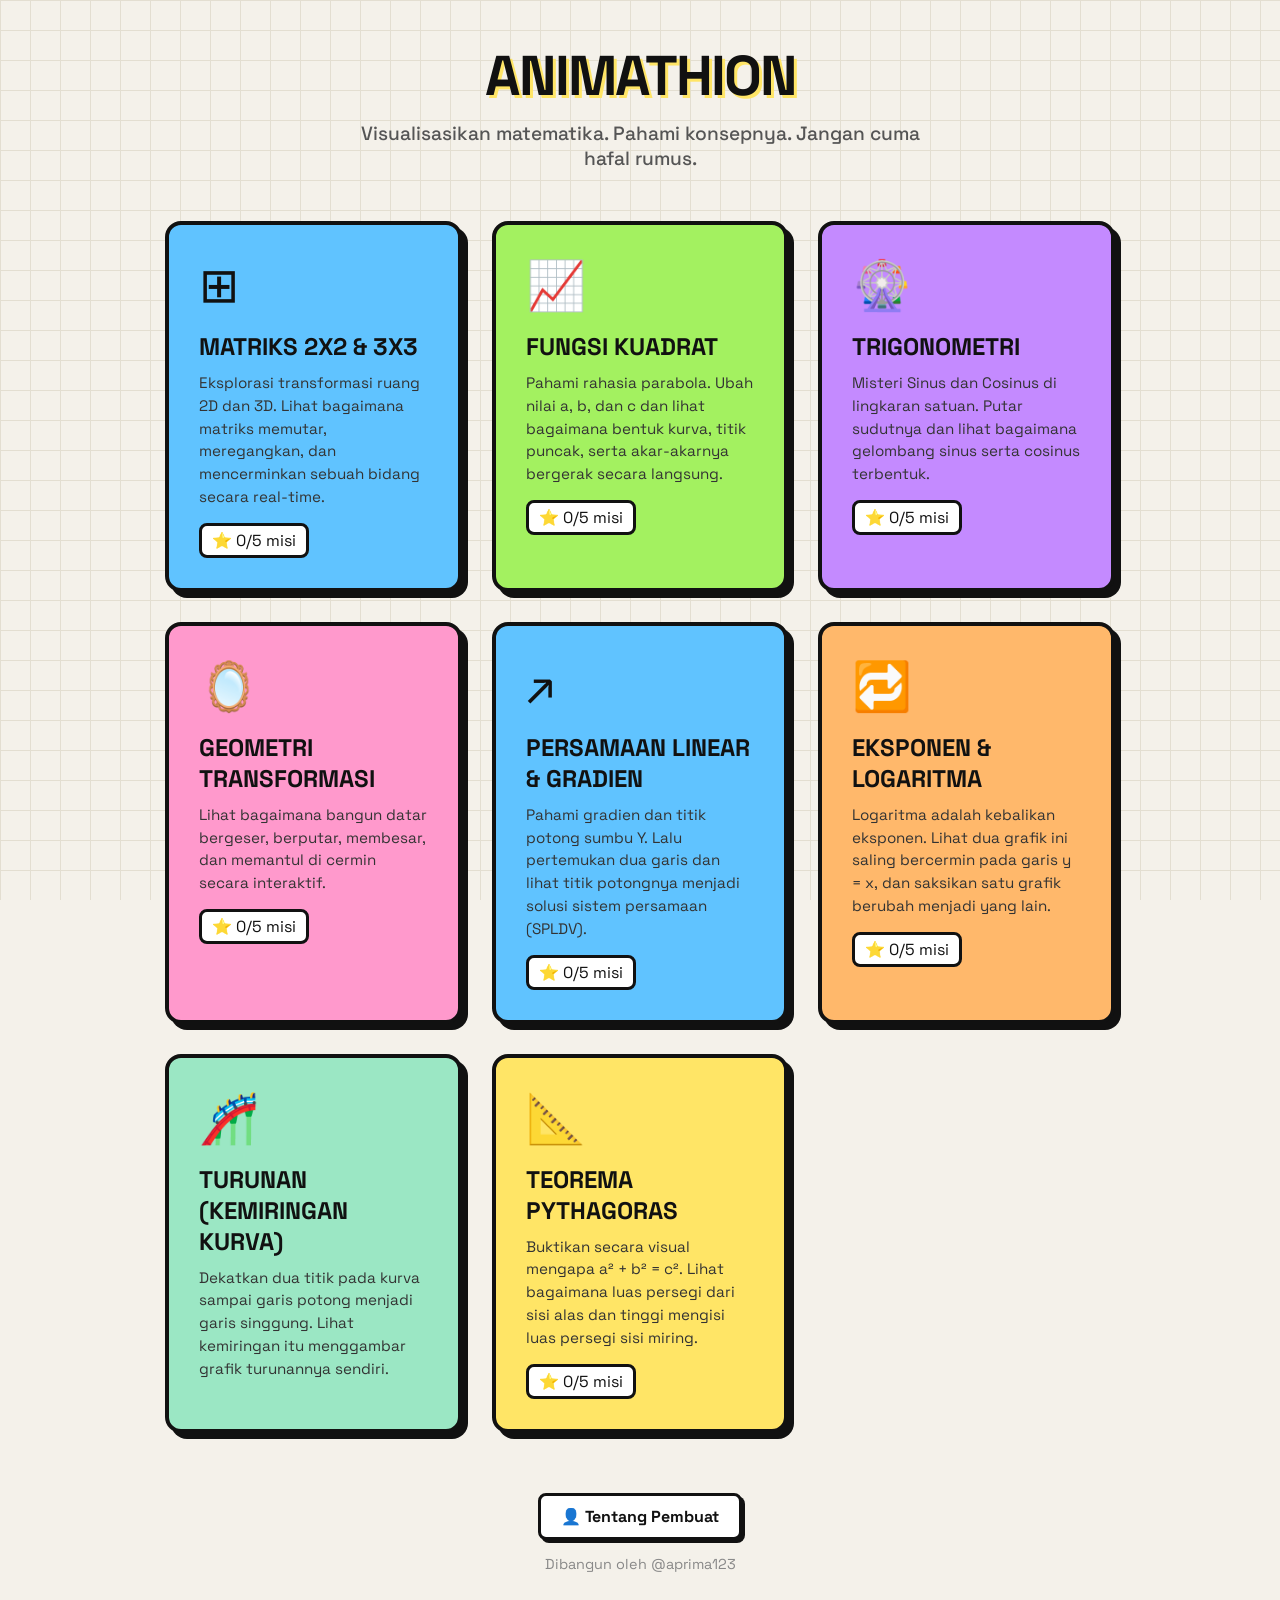
<file: index.html>
<!DOCTYPE html>
<html lang="id">
<head>
<meta charset="UTF-8">
<meta name="viewport" content="width=device-width, initial-scale=1.0">
<title>Animathion - Interactive Math Visualizer</title>
<link rel="stylesheet" href="shared/animathion.css">
<style>
  body{padding:40px 20px;overflow-x:hidden}
  .header{text-align:center;margin-bottom:50px}
  h1{font-size:3.5rem;margin:0 0 10px;text-transform:uppercase;letter-spacing:-2px;text-shadow:3px 3px 0 var(--hl-yellow)}
  .subtitle{font-size:1.2rem;color:#555;font-weight:500;max-width:600px;margin:0 auto}
  .catalog{display:grid;grid-template-columns:repeat(auto-fit,minmax(280px,1fr));gap:30px;width:100%;max-width:950px}
  .card{display:flex;flex-direction:column;border:4px solid var(--ink);border-radius:16px;padding:30px;box-shadow:var(--shadow-lg);
    color:var(--ink);text-decoration:none;opacity:0;animation:slideUp .6s var(--snap) forwards;transition:transform .1s,box-shadow .1s}
  .card:hover{transform:translate(-4px,-4px);box-shadow:10px 10px 0 var(--ink)}
  .card:active{transform:translate(4px,4px);box-shadow:none}
  .card-icon{font-size:3rem;margin-bottom:15px}
  .card-title{font-size:1.5rem;font-weight:700;margin-bottom:10px;text-transform:uppercase}
  .card-desc{font-size:.95rem;color:#333;line-height:1.5}
  .card-stars{align-self:flex-start;margin-top:14px;font:700 .85rem inherit;font-family:inherit;background:#fff;border:3px solid var(--ink);border-radius:8px;padding:4px 10px}
  .footer{margin-top:60px;display:flex;flex-direction:column;align-items:center;gap:15px}
  .about-btn{background:#fff;border:3px solid var(--ink);padding:10px 20px;border-radius:8px;font-weight:700;color:var(--ink);text-decoration:none;box-shadow:3px 3px 0 var(--ink);transition:.1s}
  .about-btn:hover{transform:translate(-2px,-2px);box-shadow:5px 5px 0 var(--ink)}
  .watermark{font-size:.9rem;color:#888}
  @media(max-width:600px){h1{font-size:2.5rem}.catalog{grid-template-columns:1fr}}
</style>
</head>
<body>
  <div class="header">
    <h1>ANIMATHION</h1>
    <p class="subtitle">Visualisasikan matematika. Pahami konsepnya. Jangan cuma hafal rumus.</p>
  </div>
  <div class="catalog" id="catalog"></div>
  <div class="footer">
    <a href="about.html" class="about-btn">👤 Tentang Pembuat</a>
    <div class="watermark">Dibangun oleh @aprima123</div>
  </div>
<script type="module">
import { lessons } from './lessons.js';
import { getProgress } from './shared/missions.js';
const box = document.getElementById('catalog');
lessons.forEach((l, i) => {
  const a = document.createElement('a');
  const p = getProgress(l.href.replace('.html', ''));
  a.className = 'card'; a.href = l.href; a.style.background = l.color; a.style.animationDelay = (0.1 * (i + 1)) + 's';
  a.innerHTML = `<div class="card-icon">${l.icon}</div><div class="card-title">${l.title}</div><div class="card-desc">${l.desc}</div>${p.total ? `<div class="card-stars">⭐ ${p.done}/${p.total} misi</div>` : ''}`;
  box.appendChild(a);
});
</script>
</body>
</html>
</file>
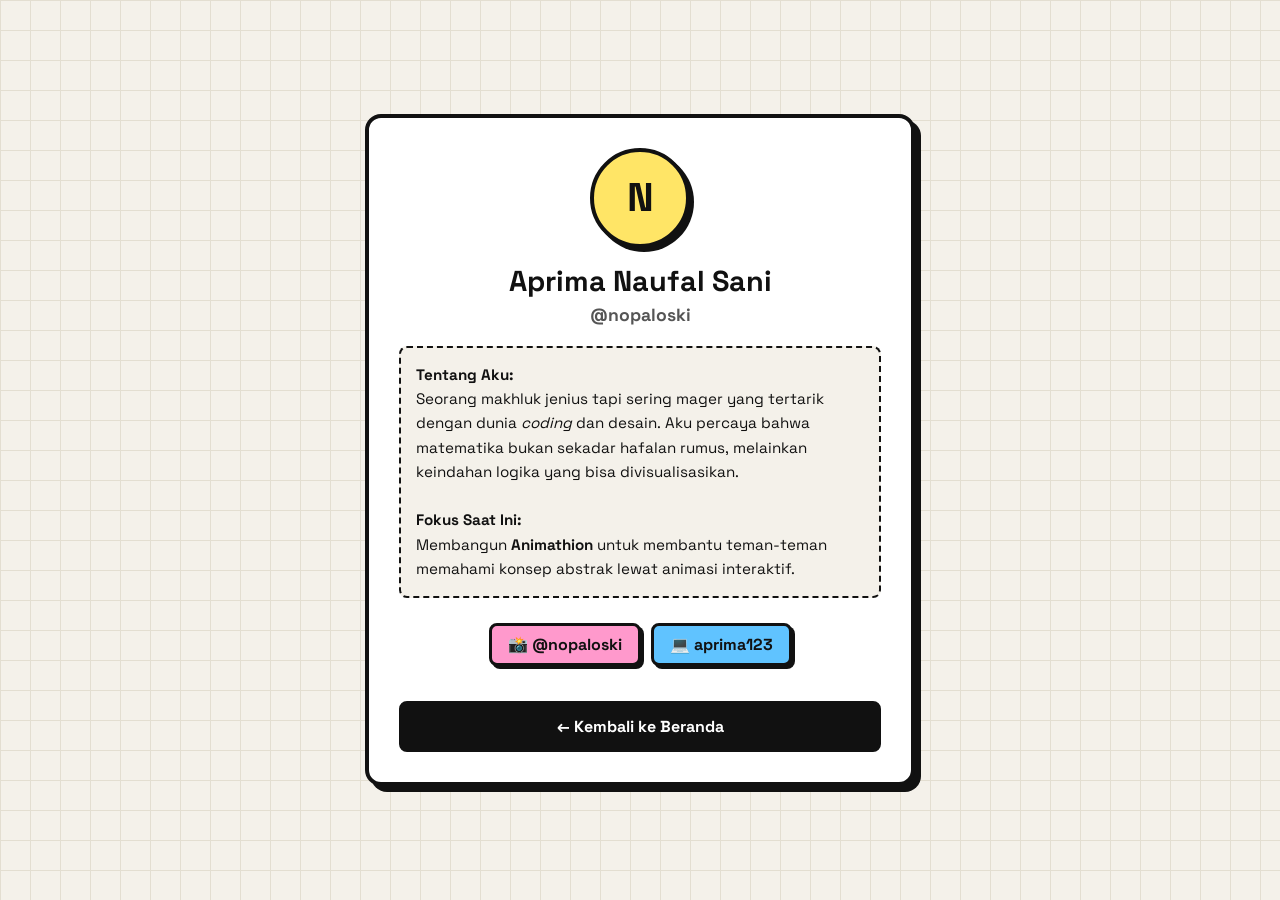
<file: about.html>
<!DOCTYPE html>
<html lang="id">
<head>
<meta charset="UTF-8">
<meta name="viewport" content="width=device-width, initial-scale=1.0, maximum-scale=1.0, user-scalable=no">
<title>Animathion - Tentang Pembuat</title>
<style>
  @import url('https://fonts.googleapis.com/css2?family=Space+Grotesk:wght@500;700&display=swap');
  
  :root { 
    --bg-page: #f4f1ea; --grid-color: #e3ded1; --ink: #111111; 
    --hl-yellow: #ffe566; --hl-blue: #60c3ff; --hl-pink: #ff99cc; --shadow: 6px 6px 0px var(--ink); 
  }
  
  * { box-sizing: border-box; }
  
  body {
    margin: 0; min-height: 100vh; background-color: var(--bg-page);
    background-image: linear-gradient(var(--grid-color) 1px, transparent 1px), linear-gradient(90deg, var(--grid-color) 1px, transparent 1px);
    background-size: 30px 30px; color: var(--ink); font-family: 'Space Grotesk', sans-serif;
    display: flex; flex-direction: column; align-items: center; justify-content: center; padding: 20px;
  }

  .card { 
    background: #fff; border: 4px solid var(--ink); border-radius: 16px; 
    padding: 30px; box-shadow: var(--shadow); max-width: 550px; width: 100%; 
    text-align: center; position: relative;
    /* Animasi Masuk */
    opacity: 0; transform: translateY(30px);
    animation: slideUpFade 0.6s cubic-bezier(0.175, 0.885, 0.32, 1.275) forwards;
  }
  @keyframes slideUpFade { to { opacity: 1; transform: translateY(0); } }

  .avatar {
    width: 100px; height: 100px; border-radius: 50%; background: var(--hl-yellow);
    border: 4px solid var(--ink); display: flex; align-items: center; justify-content: center;
    font-size: 2.5rem; font-weight: 700; margin: 0 auto 15px auto; box-shadow: 4px 4px 0 var(--ink);
    /* Animasi Pop-in untuk avatar */
    transform: scale(0); animation: popIn 0.5s cubic-bezier(0.175, 0.885, 0.32, 1.275) forwards 0.3s;
  }
  @keyframes popIn { to { transform: scale(1); } }

  h1 { font-size: 1.8rem; margin: 0 0 5px 0; }
  .username { font-size: 1.1rem; color: #555; font-weight: 700; margin-bottom: 20px; }
  
  .bio-box {
    background: var(--bg-page); border: 2px dashed var(--ink); border-radius: 8px;
    padding: 15px; text-align: left; font-size: 0.95rem; line-height: 1.6; margin-bottom: 25px;
  }
  .bio-box b { font-weight: 700; }

  .social-links { display: flex; flex-wrap: wrap; gap: 10px; justify-content: center; margin-bottom: 25px; }
  .social-btn {
    display: flex; align-items: center; gap: 8px; background: #fff; border: 3px solid var(--ink); border-radius: 8px;
    padding: 8px 16px; font-weight: 700; text-decoration: none; color: var(--ink);
    box-shadow: 3px 3px 0 var(--ink); transition: 0.1s; font-family: inherit; cursor: pointer;
  }
  .social-btn:hover { transform: translate(-2px, -2px); box-shadow: 5px 5px 0 var(--ink); }
  .social-btn:active { transform: translate(2px, 2px); box-shadow: 0 0 0 var(--ink); }
  .btn-ig { background: var(--hl-pink); }
  .btn-github { background: var(--hl-blue); }

  .btn-back { 
    display: inline-block; margin-top: 10px; background: var(--ink); color: #fff; 
    text-decoration: none; padding: 12px 24px; font-weight: bold; border: 3px solid var(--ink); 
    border-radius: 8px; transition: 0.2s; width: 100%;
  }
  .btn-back:hover { background: #333; }
</style>
</head>
<body>
  <div class="card">
    <div class="avatar">N</div>
    <h1>Aprima Naufal Sani</h1>
    <div class="username">@nopaloski</div>
    
    <div class="bio-box">
      <b>Tentang Aku:</b><br>
      Seorang makhluk jenius tapi sering mager yang tertarik dengan dunia <i>coding</i> dan desain. Aku percaya bahwa matematika bukan sekadar hafalan rumus, melainkan keindahan logika yang bisa divisualisasikan.<br><br>
      <b>Fokus Saat Ini:</b><br>
      Membangun <b>Animathion</b> untuk membantu teman-teman memahami konsep abstrak lewat animasi interaktif.
    </div>

    <div class="social-links">
      <a href="https://instagram.com/nopaloski" target="_blank" class="social-btn btn-ig">📸 @nopaloski</a>
      <a href="https://github.com/aprima123" target="_blank" class="social-btn btn-github">💻 aprima123</a>
    </div>

    <a href="index.html" class="btn-back">← Kembali ke Beranda</a>
  </div>
</body>
</html>
</file>
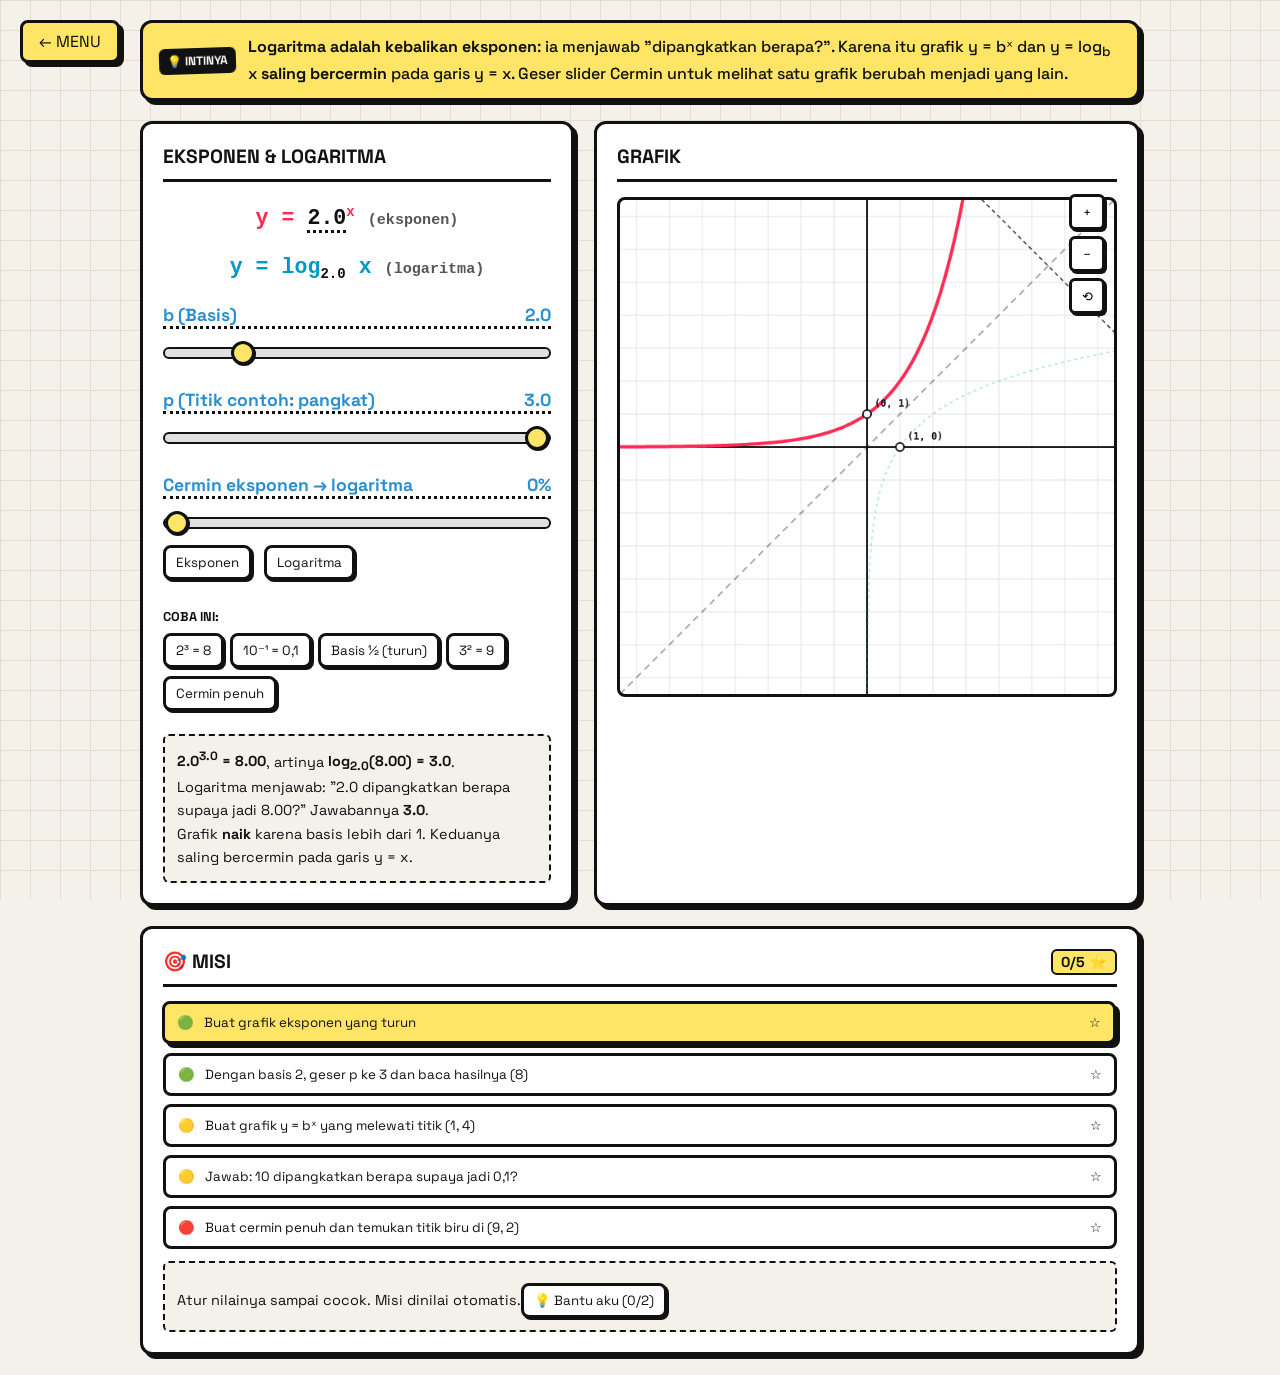
<file: eksponen.html>
<!DOCTYPE html>
<html lang="id">
<head>
<meta charset="UTF-8">
<meta name="viewport" content="width=device-width, initial-scale=1.0">
<title>Animathion - Eksponen & Logaritma</title>
<link rel="stylesheet" href="shared/animathion.css">
<style>
  .eq{height:2em;margin-bottom:6px;text-align:center;white-space:nowrap;overflow:hidden;font:700 clamp(.9rem,4.4vw,1.35rem)/2em monospace}
  .eq sup,.eq sub{font-size:.65em;line-height:0}
  .btn-row{display:flex;flex-wrap:wrap;gap:6px;margin-top:6px}
</style>
</head>
<body>
  <a href="index.html" class="back-btn">← MENU</a>
  <div class="app-container">
    <div class="panel" style="flex:1;min-width:300px">
      <h2>Eksponen & Logaritma</h2>
      <div class="eq" style="color:#ff2a55">y = <span id="lbl-b" style="color:#111">2.0</span><sup>x</sup> <span style="color:#555;font-size:.7em">(eksponen)</span></div>
      <div class="eq" style="color:#0098c4;margin-bottom:14px">y = log<sub id="lbl-b2" style="color:#111">2.0</sub> x <span style="color:#555;font-size:.7em">(logaritma)</span></div>
      <div class="control-group"><div class="control-label"><span><b>b</b> (Basis)</span> <span id="val-b">2.0</span></div><input type="range" id="sl-b" min="0.2" max="10" step="0.1" value="2"></div>
      <div class="control-group"><div class="control-label"><span><b>p</b> (Titik contoh: pangkat)</span> <span id="val-p">3.0</span></div><input type="range" id="sl-p" min="-3" max="3" step="0.1" value="3"></div>
      <div class="control-group"><div class="control-label"><span><b>Cermin</b> eksponen → logaritma</span> <span id="val-u">0%</span></div><input type="range" id="sl-u" min="0" max="100" step="1" value="0">
        <div class="btn-row"><button class="preset-btn" id="u0">Eksponen</button><button class="preset-btn" id="u1">Logaritma</button></div></div>
      <div class="info-box" id="info-panel"></div>
    </div>
    <div class="panel canvas-wrap">
      <h2>Grafik</h2>
      <canvas id="cv" aria-label="Grafik eksponen dan logaritma yang saling mencerminkan terhadap garis y = x"></canvas>
      <div class="zoom-controls"><button id="z_in" title="Zoom in">+</button><button id="z_out" title="Zoom out">−</button><button id="z_reset" title="Reset">⟲</button></div>
    </div>
  </div>
<script type="module">
import { setupCanvas, Smoother, Viewport, drawGrid, fmt, addBanner, addPresets, readState, writeState, stableBox, onFrame } from './shared/core.js';
import { initMissions } from './shared/missions.js';
const $ = (id) => document.getElementById(id);
const { ctx, W, H } = setupCanvas($('cv'), 600);
const vp = new Viewport(W, H, { scale: 40, min: 4, max: 150 });
const K = ['b', 'p', 'u'], sl = Object.fromEntries(K.map((k) => [k, $('sl-' + k)]));
let hl = null;

function draw(s) {
  drawGrid(ctx, vp);
  const B = s.b, e = s.u * s.u * (3 - 2 * s.u), f = (x) => Math.pow(B, x);
  const exp = (t) => [t, f(t)], log = (t) => [f(t), t], mix = (t) => [(1 - e) * t + e * f(t), (1 - e) * f(t) + e * t];
  const text = (t, x, y, col = '#111') => { ctx.fillStyle = col; ctx.font = 'bold 12px monospace'; ctx.textAlign = 'left'; ctx.fillText(t, x, y); };
  const trace = (fn, color, w, dash) => {
    ctx.strokeStyle = color; ctx.lineWidth = w; ctx.setLineDash(dash || []); ctx.beginPath(); let pen = false;
    for (let t = -8; t <= 8; t += 0.03) {
      const [px, py] = vp.w2p(...fn(t));
      if (Math.abs(px) < 3000 && Math.abs(py) < 3000) { pen ? ctx.lineTo(px, py) : ctx.moveTo(px, py); pen = true; } else pen = false;
    }
    ctx.stroke(); ctx.setLineDash([]);
  };
  const dot = (x, y, fill, label, r = 6) => {
    const [px, py] = vp.w2p(x, y);
    ctx.fillStyle = fill; ctx.beginPath(); ctx.arc(px, py, r, 0, Math.PI * 2); ctx.fill(); ctx.strokeStyle = '#111'; ctx.lineWidth = 2; ctx.stroke();
    if (label) text(label, px + 9, py - 9);
  };
  // garis cermin y = x
  const [xl] = vp.p2w(0, 0), [xr] = vp.p2w(W, 0), [ax, ay] = vp.w2p(xl, xl), [bx, by] = vp.w2p(xr, xr);
  ctx.strokeStyle = hl === 'u' ? '#b500ff' : 'rgba(0,0,0,.35)'; ctx.lineWidth = hl === 'u' ? 4 : 2; ctx.setLineDash([8, 6]); ctx.beginPath(); ctx.moveTo(ax, ay); ctx.lineTo(bx, by); ctx.stroke(); ctx.setLineDash([]);
  trace(exp, 'rgba(255,42,85,.25)', 2, [4, 4]); trace(log, 'rgba(0,152,196,.25)', 2, [4, 4]);
  const c = (a, z) => Math.round(a + (z - a) * e);
  trace(mix, `rgb(${c(255, 0)},${c(42, 152)},${c(85, 196)})`, 4);
  // pasangan titik cermin: P di eksponen, Q di logaritma
  const p = s.p, v = f(p), [P1, P2] = vp.w2p(p, v), [Q1, Q2] = vp.w2p(v, p);
  ctx.strokeStyle = '#333'; ctx.lineWidth = hl === 'p' ? 3.5 : 1.5; ctx.setLineDash([5, 4]); ctx.beginPath(); ctx.moveTo(P1, P2); ctx.lineTo(Q1, Q2); ctx.stroke(); ctx.setLineDash([]);
  dot(p, v, '#ff6b81', `(${fmt(p)}, ${fmt(v, v < 1 ? 3 : 2)})`); dot(v, p, '#60c3ff', `(${fmt(v, v < 1 ? 3 : 2)}, ${fmt(p)})`);
  const [mx, my] = mix(p); dot(mx, my, '#ffe566', '', 7);
  dot(0, 1, '#fff', hl === 'b' || hl === null ? '(0, 1)' : '', 5); dot(1, 0, '#fff', hl === 'b' || hl === null ? '(1, 0)' : '', 5);
  if (hl === 'b') { dot(1, B, '#ffe566', `(1, ${fmt(B)})`, 7); dot(B, 1, '#ffe566', `(${fmt(B)}, 1)`, 7); }
  const t = sm.tgt, bt = t.b, vt = Math.pow(bt, t.p), vs = fmt(vt, vt < 1 ? 3 : 2);
  $('info-panel').innerHTML = Math.abs(bt - 1) < 0.05
    ? '<b>Basis 1 tidak dipakai.</b> 1 pangkat berapa pun selalu 1, jadi grafik eksponennya datar dan logaritmanya tidak terdefinisi.'
    : `<b>${fmt(bt)}<sup>${fmt(t.p)}</sup> = ${vs}</b>, artinya <b>log<sub>${fmt(bt)}</sub>(${vs}) = ${fmt(t.p)}</b>.<br>Logaritma menjawab: "${fmt(bt)} dipangkatkan berapa supaya jadi ${vs}?" Jawabannya <b>${fmt(t.p)}</b>.<br>Grafik ${bt > 1 ? '<b>naik</b>' : '<b>turun</b>'} karena basis ${bt > 1 ? 'lebih dari 1' : 'antara 0 dan 1'}. Keduanya saling bercermin pada garis y = x.`;
}

const sm = new Smoother({ b: 2, p: 3, u: 0 }, draw, { rate: 10, eps: 0.003 });
function onSlide() {
  const v = { b: +sl.b.value, p: +sl.p.value, u: +sl.u.value / 100 };
  $('val-b').textContent = $('lbl-b').textContent = $('lbl-b2').textContent = fmt(v.b); $('val-p').textContent = fmt(v.p); $('val-u').textContent = Math.round(v.u * 100) + '%';
  sm.set(v); writeState({ b: sl.b.value, p: sl.p.value, u: sl.u.value });
}
const setU = (u) => { sl.u.value = u; onSlide(); };
function apply(q) {
  K.forEach((k) => { if (q[k] !== undefined && isFinite(+q[k])) sl[k].value = Math.max(+sl[k].min, Math.min(+sl[k].max, +q[k])); });
  onSlide();
}
Object.values(sl).forEach((el) => el.addEventListener('input', onFrame(onSlide)));
$('u0').onclick = () => setU(0); $('u1').onclick = () => setU(100);
for (const k of K) for (const el of [k === 'b' ? $('lbl-b') : null, $('val-' + k).parentElement].filter(Boolean)) {
  el.classList.add('hov'); el.addEventListener('pointerenter', () => { hl = k; sm.redraw(); }); el.addEventListener('pointerleave', () => { hl = null; sm.redraw(); });
}
vp.attach($('cv'), () => sm.redraw(), { zin: $('z_in'), zout: $('z_out'), reset: $('z_reset') });
addBanner('<b>Logaritma adalah kebalikan eksponen</b>: ia menjawab "dipangkatkan berapa?". Karena itu grafik y = bˣ dan y = log<sub>b</sub> x <b>saling bercermin</b> pada garis y = x. Geser slider Cermin untuk melihat satu grafik berubah menjadi yang lain.');
addPresets($('info-panel').parentElement, [{ label: '2³ = 8', b: 2, p: 3 }, { label: '10⁻¹ = 0,1', b: 10, p: -1 }, { label: 'Basis ½ (turun)', b: 0.5, p: 2 }, { label: '3² = 9', b: 3, p: 2 }, { label: 'Cermin penuh', b: 2, p: 2, u: 100 }], apply, $('info-panel'));
const st = readState();
if (K.some((k) => k in st)) apply(st); else sm.redraw();
stableBox($('info-panel'));
initMissions('eksponen', () => ({ ...sm.tgt }), document.querySelector('.app-container'));
</script>
</body>
</html>
</file>
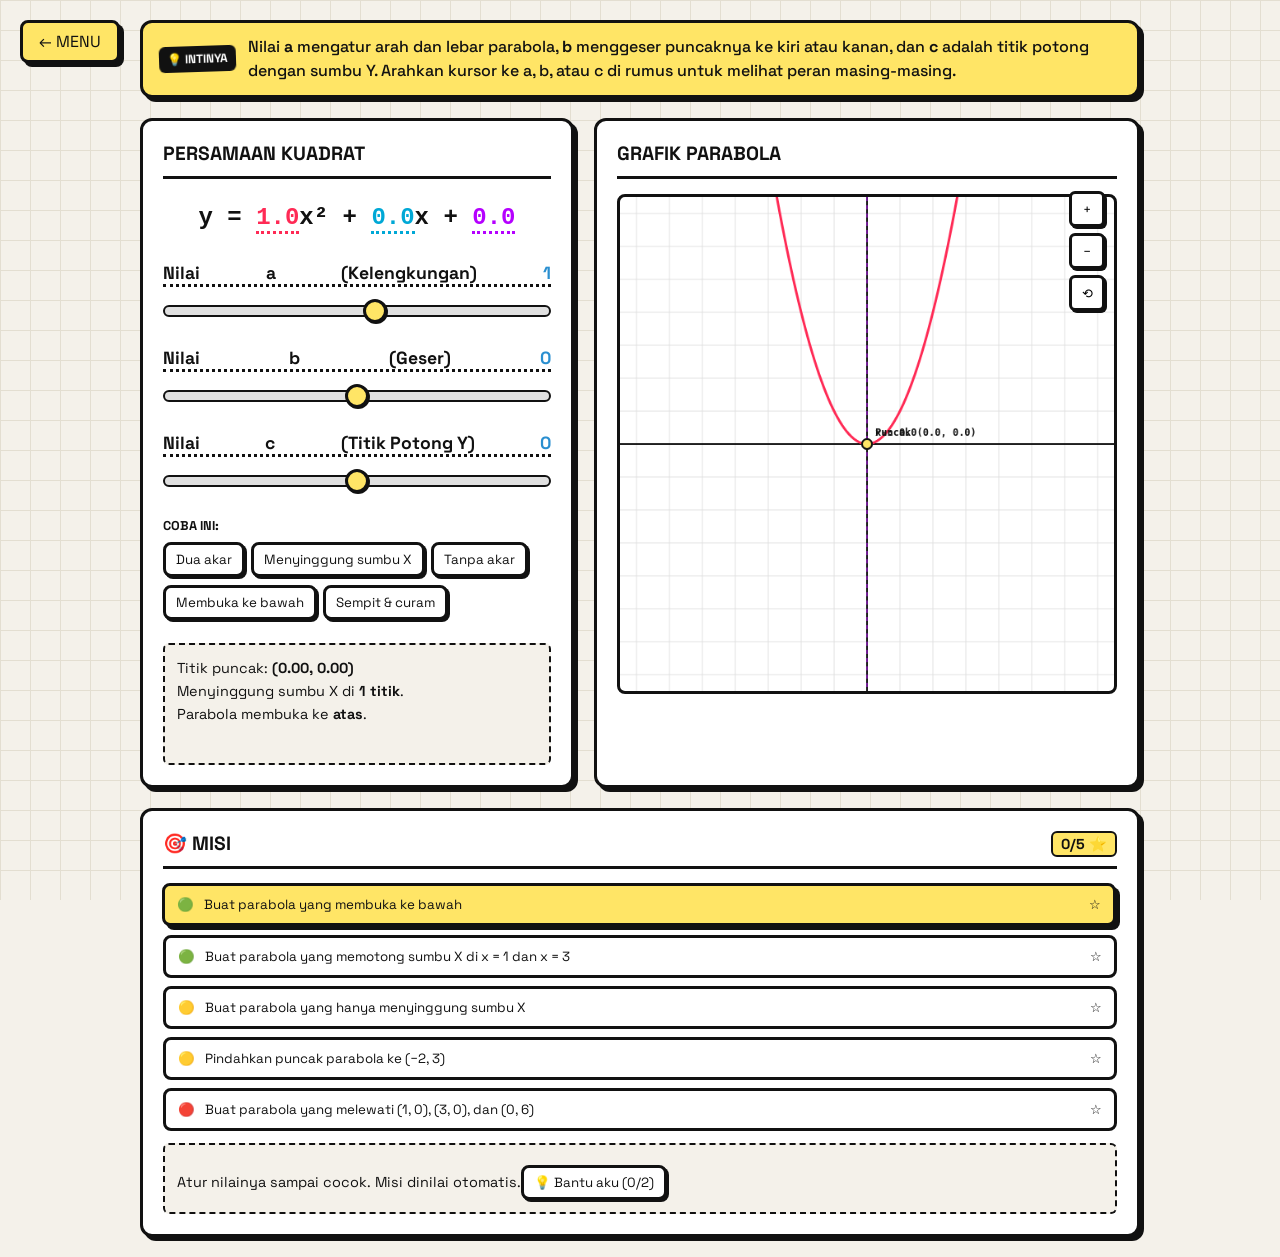
<file: kuadrat.html>
<!DOCTYPE html>
<html lang="id">
<head>
<meta charset="UTF-8">
<meta name="viewport" content="width=device-width, initial-scale=1.0">
<title>Animathion - Fungsi Kuadrat</title>
<link rel="stylesheet" href="shared/animathion.css">
<style>.eq{display:block;height:2em;line-height:2em;margin-bottom:20px;text-align:center;white-space:nowrap;overflow:hidden;font:700 clamp(.9rem,4.4vw,1.5rem)/2em monospace}</style>
</head>
<body>
  <a href="index.html" class="back-btn">← MENU</a>
  <div class="app-container">
    <div class="panel" style="flex:1;min-width:300px">
      <h2>Persamaan Kuadrat</h2>
      <div class="eq" aria-label="Persamaan kuadrat">y = <span id="lbl-a" style="color:#ff2a55">1.0</span>x² <span id="sg-b">+</span> <span id="lbl-b" style="color:#00a8d6">0.0</span>x <span id="sg-c">+</span> <span id="lbl-c" style="color:#b500ff">0.0</span></div>
      <div class="control-group"><div class="control-label">Nilai <b>a</b> (Kelengkungan) <span id="val-a">1</span></div>
        <input type="range" id="slider-a" min="-10" max="10" step="0.1" value="1"></div>
      <div class="control-group"><div class="control-label">Nilai <b>b</b> (Geser) <span id="val-b">0</span></div>
        <input type="range" id="slider-b" min="-15" max="15" step="0.1" value="0"></div>
      <div class="control-group"><div class="control-label">Nilai <b>c</b> (Titik Potong Y) <span id="val-c">0</span></div>
        <input type="range" id="slider-c" min="-15" max="15" step="0.1" value="0"></div>
      <div class="info-box" id="info-panel"></div>
    </div>
    <div class="panel canvas-wrap">
      <h2>Grafik Parabola</h2>
      <canvas id="cv" aria-label="Grafik parabola"></canvas>
      <div class="zoom-controls">
        <button id="z_in" title="Zoom in">+</button><button id="z_out" title="Zoom out">−</button><button id="z_reset" title="Reset">⟲</button>
      </div>
    </div>
  </div>
<script type="module">
import { setupCanvas, Smoother, Viewport, drawGrid, fmt, addBanner, addPresets, readState, writeState, stableBox, onFrame } from './shared/core.js';
import { initMissions } from './shared/missions.js';
const $ = (id) => document.getElementById(id);
const { ctx, W, H } = setupCanvas($('cv'), 600);
const vp = new Viewport(W, H, { scale: 40, min: 2, max: 200 });
const sl = { a: $('slider-a'), b: $('slider-b'), c: $('slider-c') };
let hl = null; // bagian rumus yang sedang di-hover

function draw({ a, b, c }) {
  drawGrid(ctx, vp);
  const f = (x) => a * x * x + b * x + c;
  const isLine = Math.abs(a) < 0.05;          // a≈0: bukan parabola, jangan hitung puncak (hindari bagi nol)
  const D = b * b - 4 * a * c;
  let info = '';

  if (!isLine) {
    const vx = -b / (2 * a), vy = f(vx), [vpx] = vp.w2p(vx, vy);
    ctx.strokeStyle = 'rgba(181,0,255,.5)'; ctx.lineWidth = 2; ctx.setLineDash([5, 5]);
    ctx.beginPath(); ctx.moveTo(vpx, 0); ctx.lineTo(vpx, H); ctx.stroke(); ctx.setLineDash([]);
  }

  ctx.strokeStyle = '#ff2a55'; ctx.lineWidth = 3; ctx.beginPath();
  let pen = false;
  for (let px = 0; px <= W; px += 2) {
    const [wx] = vp.p2w(px, 0), [, py] = vp.w2p(wx, f(wx));
    if (py > -2000 && py < H + 2000) { pen ? ctx.lineTo(px, py) : ctx.moveTo(px, py); pen = true; } else pen = false;
  }
  ctx.stroke();

  const dot = (x, y, fill, label) => {
    const [px, py] = vp.w2p(x, y);
    ctx.fillStyle = fill; ctx.beginPath(); ctx.arc(px, py, 6, 0, Math.PI * 2); ctx.fill();
    ctx.strokeStyle = '#111'; ctx.lineWidth = 2; ctx.stroke();
    ctx.fillStyle = '#111'; ctx.font = 'bold 12px monospace'; ctx.fillText(label, px + 10, py - 10);
  };

  if (hl === 'c') dot(0, c, '#ffe566', `c = ${fmt(c)}: memotong sumbu Y di sini`);
  if (hl === 'b' && !isLine) { const [sx] = vp.w2p(-b / (2 * a), 0); ctx.strokeStyle = '#b500ff'; ctx.lineWidth = 5; ctx.beginPath(); ctx.moveTo(sx, 0); ctx.lineTo(sx, H); ctx.stroke(); }
  if (hl === 'a') {
    ctx.strokeStyle = 'rgba(255,42,85,.4)'; ctx.lineWidth = 2; ctx.setLineDash([6, 4]); ctx.beginPath(); let g = false;
    for (let px = 0; px <= W; px += 2) { const [wx] = vp.p2w(px, 0), [, py] = vp.w2p(wx, a * wx * wx); if (py > -2000 && py < H + 2000) { g ? ctx.lineTo(px, py) : ctx.moveTo(px, py); g = true; } else g = false; }
    ctx.stroke(); ctx.setLineDash([]); ctx.fillStyle = '#111'; ctx.font = 'bold 13px monospace';
    ctx.fillText(`a = ${fmt(a)}: bentuk dasar (puncak di 0,0), ${Math.abs(a) > 1 ? 'sempit' : 'lebar'}`, 12, 22);
  }
  if (isLine) {
    info = 'Karena a ≈ 0, ini <b>garis lurus</b>, bukan parabola. Geser a menjauhi 0 untuk melihat kurvanya muncul.';
  } else {
    const vx = -b / (2 * a), vy = f(vx);
    dot(vx, vy, '#b500ff', `Puncak (${fmt(vx)}, ${fmt(vy)})`);
    if (D >= 0) {
      const r = Math.sqrt(D), x1 = (-b + r) / (2 * a), x2 = (-b - r) / (2 * a);
      dot(x1, 0, '#ffe566', `x₁: ${fmt(x1)}`);
      if (Math.abs(x1 - x2) > 0.05) dot(x2, 0, '#ffe566', `x₂: ${fmt(x2)}`);
    }
    info = `Titik puncak: <b>(${fmt(vx, 2)}, ${fmt(vy, 2)})</b><br>` +
      (D > 0.01 ? 'Memotong sumbu X di <b>2 titik</b>.' : Math.abs(D) <= 0.01 ? 'Menyinggung sumbu X di <b>1 titik</b>.' : 'Tidak memotong sumbu X.');
    info += `<br>Parabola membuka ke <b>${a > 0 ? 'atas' : 'bawah'}</b>.`;
  }
  $('info-panel').innerHTML = info;
}

const sm = new Smoother({ a: 1, b: 0, c: 0 }, draw, { rate: 10, eps: 0.005 });
function onSlide() {
  const t = { a: +sl.a.value, b: +sl.b.value, c: +sl.c.value };
  for (const k of ['a', 'b', 'c']) { $('val-' + k).textContent = fmt(t[k]); $('lbl-' + k).textContent = fmt(k === 'a' ? t[k] : Math.abs(t[k])); }
  $('sg-b').textContent = t.b < 0 ? '−' : '+'; $('sg-c').textContent = t.c < 0 ? '−' : '+';
  sm.set(t); writeState(t);
}
Object.values(sl).forEach((el) => el.addEventListener('input', onFrame(onSlide)));
vp.attach($('cv'), () => sm.redraw(), { zin: $('z_in'), zout: $('z_out'), reset: $('z_reset') });
const setVals = (v) => { ['a', 'b', 'c'].forEach((k, i) => (sl[k].value = v[i])); onSlide(); };
addBanner('Nilai <b>a</b> mengatur arah dan lebar parabola, <b>b</b> menggeser puncaknya ke kiri atau kanan, dan <b>c</b> adalah titik potong dengan sumbu Y. Arahkan kursor ke a, b, atau c di rumus untuk melihat peran masing-masing.');
addPresets($('info-panel').parentElement, [
  { label: 'Dua akar', v: [1, -4, 3] }, { label: 'Menyinggung sumbu X', v: [1, -4, 4] }, { label: 'Tanpa akar', v: [1, 0, 2] },
  { label: 'Membuka ke bawah', v: [-1, 2, 3] }, { label: 'Sempit & curam', v: [4, 0, -2] }], (p) => setVals(p.v), $('info-panel'));
for (const k of ['a', 'b', 'c']) for (const e of [$('lbl-' + k), $('val-' + k).parentElement]) {
  e.classList.add('hov'); e.addEventListener('pointerenter', () => { hl = k; sm.redraw(); }); e.addEventListener('pointerleave', () => { hl = null; sm.redraw(); });
}
const st = readState();
if (['a', 'b', 'c'].some((k) => k in st)) {
  ['a', 'b', 'c'].forEach((k) => { if (st[k] !== undefined && isFinite(+st[k])) sl[k].value = Math.max(+sl[k].min, Math.min(+sl[k].max, +st[k])); });
  onSlide();
} else sm.redraw();
stableBox($('info-panel'));
initMissions('kuadrat', () => ({ ...sm.tgt }), document.querySelector('.app-container'));
</script>
</body>
</html>
</file>
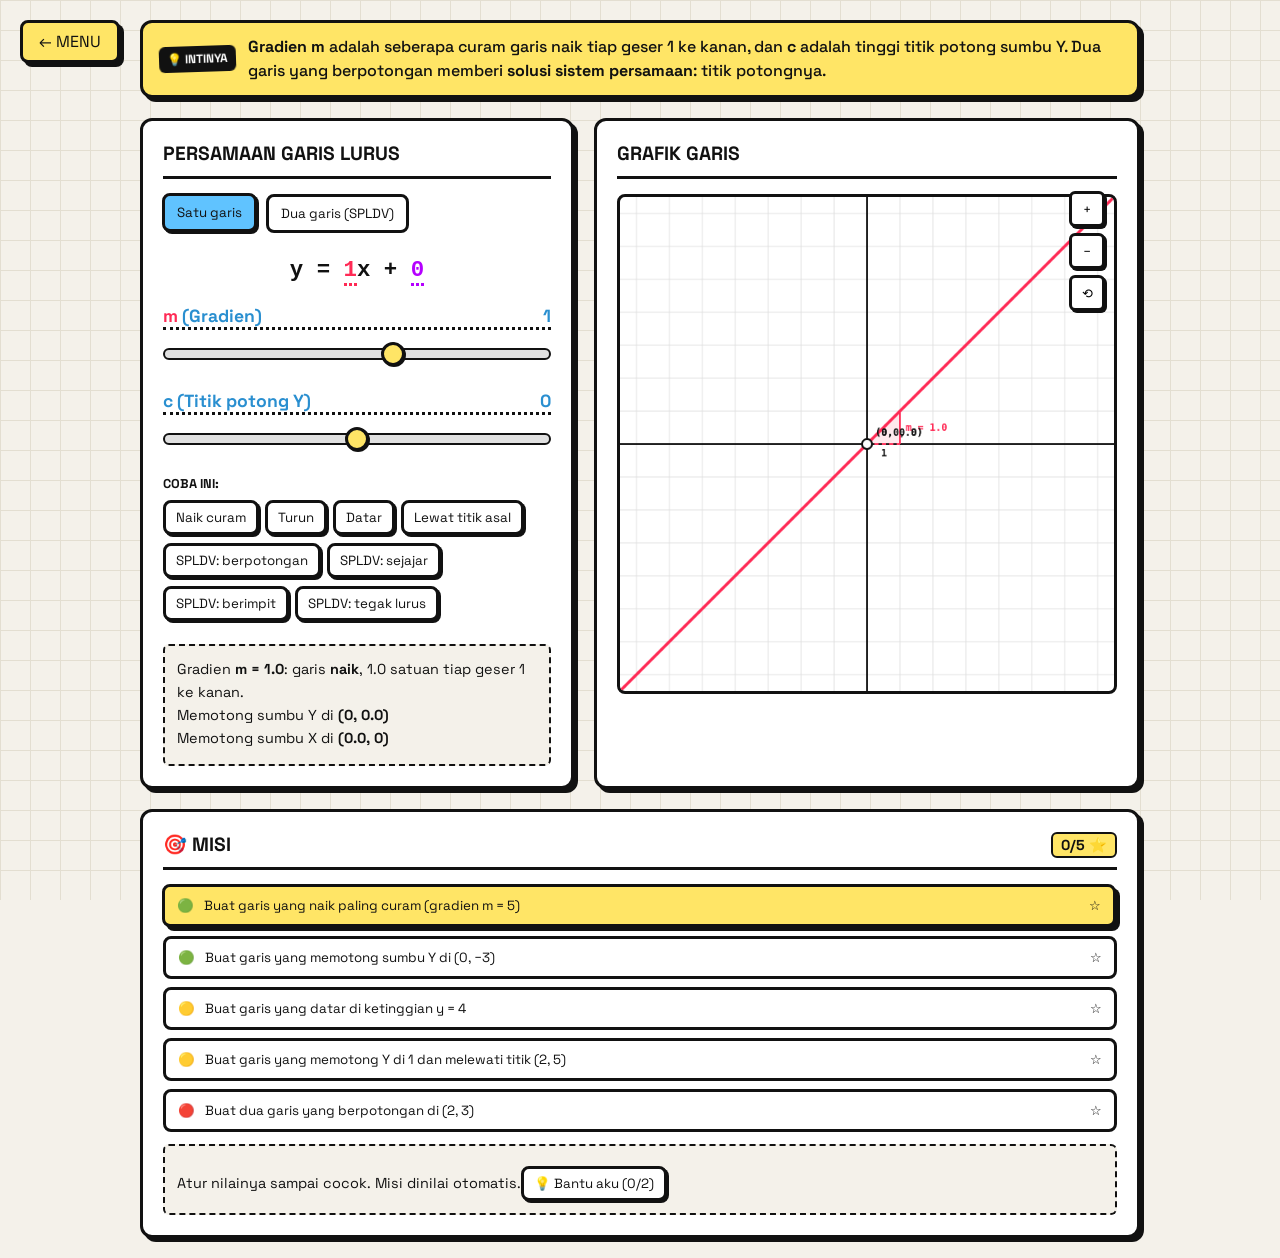
<file: linear.html>
<!DOCTYPE html>
<html lang="id">
<head>
<meta charset="UTF-8">
<meta name="viewport" content="width=device-width, initial-scale=1.0">
<title>Animathion - Persamaan Linear & Gradien</title>
<link rel="stylesheet" href="shared/animathion.css">
<style>
  .tab-menu{display:flex;gap:8px;flex-wrap:wrap;margin-bottom:15px}
  .tab-btn{padding:8px 12px;font:700 .85rem inherit;font-family:inherit;background:#fff;color:var(--ink);border:3px solid var(--ink);border-radius:8px;cursor:pointer;transition:.1s}
  .tab-btn:hover:not(.active){background:#eee}
  .tab-btn.active{background:var(--hl-blue);box-shadow:2px 2px 0 var(--ink);transform:translate(-1px,-1px)}
  .eq{height:2em;margin-bottom:12px;text-align:center;white-space:nowrap;overflow:hidden;font:700 clamp(.9rem,4.4vw,1.4rem)/2em monospace}
  .grp{display:none}.grp.on{display:block}
  .control-label b.k1{color:#ff2a55}.control-label b.k2{color:#0098c4}
</style>
</head>
<body>
  <a href="index.html" class="back-btn">← MENU</a>
  <div class="app-container">
    <div class="panel" style="flex:1;min-width:300px">
      <h2>Persamaan Garis Lurus</h2>
      <div class="tab-menu" id="tabs"><button class="tab-btn active" data-v="satu">Satu garis</button><button class="tab-btn" data-v="dua">Dua garis (SPLDV)</button></div>
      <div class="eq">y = <span id="lbl-m" style="color:#ff2a55">1</span>x + <span id="lbl-c" style="color:#b500ff">0</span></div>
      <div class="eq" id="eq2" style="display:none">y = <span id="lbl-m2" style="color:#0098c4">−1</span>x + <span id="lbl-c2" style="color:#2d9f5d">4</span></div>
      <div class="control-group"><div class="control-label"><span><b class="k1">m</b> (Gradien)</span> <span id="val-m">1</span></div><input type="range" id="sl-m" min="-5" max="5" step="0.1" value="1"></div>
      <div class="control-group"><div class="control-label"><span><b>c</b> (Titik potong Y)</span> <span id="val-c">0</span></div><input type="range" id="sl-c" min="-10" max="10" step="0.1" value="0"></div>
      <div class="grp" id="g-2">
        <div class="control-group"><div class="control-label"><span><b class="k2">m₂</b> (Gradien garis 2)</span> <span id="val-m2">−1</span></div><input type="range" id="sl-m2" min="-5" max="5" step="0.1" value="-1"></div>
        <div class="control-group"><div class="control-label"><span><b>c₂</b> (Potong Y garis 2)</span> <span id="val-c2">4</span></div><input type="range" id="sl-c2" min="-10" max="10" step="0.1" value="4"></div>
      </div>
      <div class="info-box" id="info-panel"></div>
    </div>
    <div class="panel canvas-wrap">
      <h2>Grafik Garis</h2>
      <canvas id="cv" aria-label="Grafik garis lurus"></canvas>
      <div class="zoom-controls"><button id="z_in" title="Zoom in">+</button><button id="z_out" title="Zoom out">−</button><button id="z_reset" title="Reset">⟲</button></div>
    </div>
  </div>
<script type="module">
import { setupCanvas, Smoother, Viewport, drawGrid, fmt, addBanner, addPresets, readState, writeState, stableBox, onFrame } from './shared/core.js';
import { initMissions } from './shared/missions.js';
const $ = (id) => document.getElementById(id);
const { ctx, W, H } = setupCanvas($('cv'), 600);
const vp = new Viewport(W, H, { scale: 40, min: 4, max: 200 });
const K = ['m', 'c', 'm2', 'c2'], sl = Object.fromEntries(K.map((k) => [k, $('sl-' + k)]));
let hl = null, mode = 'satu';

function draw(s) {
  drawGrid(ctx, vp);
  const two = mode === 'dua';
  const lines = [{ m: s.m, c: s.c, rgb: '255,42,85', km: 'm', kc: 'c' }];
  if (two) lines.push({ m: s.m2, c: s.c2, rgb: '0,152,196', km: 'm2', kc: 'c2' });
  const text = (t, x, y, col = '#111') => { ctx.fillStyle = col; ctx.font = 'bold 12px monospace'; ctx.textAlign = 'left'; ctx.fillText(t, x, y); };
  const dot = (x, y, fill, label, r = 6) => {
    const [px, py] = vp.w2p(x, y);
    ctx.fillStyle = fill; ctx.beginPath(); ctx.arc(px, py, r, 0, Math.PI * 2); ctx.fill(); ctx.strokeStyle = '#111'; ctx.lineWidth = 2; ctx.stroke();
    if (label) text(label, px + 10, py - 10);
  };
  const [xl] = vp.p2w(0, 0), [xr] = vp.p2w(W, 0);
  for (const L of lines) { // garis
    const [ax, ay] = vp.w2p(xl, L.m * xl + L.c), [bx, by] = vp.w2p(xr, L.m * xr + L.c);
    ctx.strokeStyle = `rgb(${L.rgb})`; ctx.lineWidth = 3.5; ctx.beginPath(); ctx.moveTo(ax, ay); ctx.lineTo(bx, by); ctx.stroke();
  }
  for (const L of lines) { // segitiga gradien: geser 1 ke kanan, naik/turun m
    const emph = hl === L.km, [ax, ay] = vp.w2p(0, L.c), [bx, by] = vp.w2p(1, L.c), [cx, cy] = vp.w2p(1, L.c + L.m);
    ctx.fillStyle = `rgba(${L.rgb},${emph ? 0.3 : 0.1})`; ctx.beginPath(); ctx.moveTo(ax, ay); ctx.lineTo(bx, by); ctx.lineTo(cx, cy); ctx.closePath(); ctx.fill();
    ctx.strokeStyle = `rgb(${L.rgb})`; ctx.lineWidth = emph ? 4 : 2; ctx.setLineDash([5, 4]); ctx.beginPath(); ctx.moveTo(ax, ay); ctx.lineTo(bx, by); ctx.stroke(); ctx.setLineDash([]);
    ctx.beginPath(); ctx.moveTo(bx, by); ctx.lineTo(cx, cy); ctx.stroke();
    text('1', (ax + bx) / 2 - 3, ay + (L.m >= 0 ? 15 : -7));
    if (Math.abs(L.m) > 0.05) text(`m = ${fmt(L.m)}`, bx + 7, (by + cy) / 2 + 4, `rgb(${L.rgb})`);
    dot(0, L.c, '#ffe566', emph || hl === L.kc || !two ? `(0, ${fmt(L.c)})` : '', hl === L.kc ? 9 : 6);
  }
  if (!two && Math.abs(s.m) > 0.05) dot(-s.c / s.m, 0, '#fff', `(${fmt(-s.c / s.m)}, 0)`);
  const t = sm.tgt; let info;
  if (!two) {
    const m = t.m, dir = m > 0.05 ? 'naik' : m < -0.05 ? 'turun' : 'datar';
    info = `Gradien <b>m = ${fmt(m)}</b>: garis <b>${dir}</b>` + (Math.abs(m) > 0.05 ? `, ${fmt(Math.abs(m))} satuan tiap geser 1 ke kanan.` : ' (sejajar sumbu X).') +
      `<br>Memotong sumbu Y di <b>(0, ${fmt(t.c)})</b>` + (Math.abs(m) > 0.05 ? `<br>Memotong sumbu X di <b>(${fmt(-t.c / m)}, 0)</b>` : '');
  } else if (Math.abs(t.m - t.m2) < 0.05) {
    info = Math.abs(t.c - t.c2) < 0.05 ? 'Kedua garis <b>berimpit</b>: solusi sistem ada <b>tak hingga banyak</b>.' : 'Gradien sama, jadi kedua garis <b>sejajar</b>: sistem <b>tidak punya solusi</b>.';
  } else {
    const x = (t.c2 - t.c) / (t.m - t.m2), y = t.m * x + t.c;
    info = `Kedua garis <b>berpotongan</b> di <b>(${fmt(x, 2)}, ${fmt(y, 2)})</b>.<br>Itulah solusi sistem: <b>x = ${fmt(x, 2)}</b> dan <b>y = ${fmt(y, 2)}</b>.` + (Math.abs(t.m * t.m2 + 1) < 0.05 ? '<br>Kedua garis <b>tegak lurus</b> (m₁ × m₂ = −1).' : '');
  }
  $('info-panel').innerHTML = info;
  if (two && Math.abs(s.m - s.m2) > 0.05) { const x = (s.c2 - s.c) / (s.m - s.m2); dot(x, s.m * x + s.c, '#c48aff', `titik potong (${fmt(x)}, ${fmt(s.m * x + s.c)})`, 8); }
}

const sm = new Smoother({ m: 1, c: 0, m2: -1, c2: 4 }, draw, { rate: 10, eps: 0.005 });
function onSlide() {
  const t = Object.fromEntries(K.map((k) => [k, +sl[k].value]));
  K.forEach((k) => { $('val-' + k).textContent = $('lbl-' + k).textContent = fmt(t[k]); });
  sm.set(t); save();
}
function save() { const o = { m: sl.m.value, c: sl.c.value, v: mode === 'dua' ? 'dua' : undefined }; if (mode === 'dua') { o.m2 = sl.m2.value; o.c2 = sl.c2.value; } writeState(o); }
function setMode(v) {
  mode = v;
  document.querySelectorAll('#tabs .tab-btn').forEach((b) => b.classList.toggle('active', b.dataset.v === v));
  $('g-2').classList.toggle('on', v === 'dua'); $('eq2').style.display = v === 'dua' ? '' : 'none';
  hl = null; sm.redraw(); save();
}
function apply(p) {
  if (p.mode) setMode(p.mode);
  K.forEach((k) => { if (p[k] !== undefined && isFinite(+p[k])) sl[k].value = Math.max(+sl[k].min, Math.min(+sl[k].max, +p[k])); });
  onSlide();
}
Object.values(sl).forEach((el) => el.addEventListener('input', onFrame(onSlide)));
$('tabs').addEventListener('click', (e) => { if (e.target.dataset.v) setMode(e.target.dataset.v); });
for (const k of K) for (const e of [$('lbl-' + k), $('val-' + k).parentElement]) {
  e.classList.add('hov'); e.addEventListener('pointerenter', () => { hl = k; sm.redraw(); }); e.addEventListener('pointerleave', () => { hl = null; sm.redraw(); });
}
vp.attach($('cv'), () => sm.redraw(), { zin: $('z_in'), zout: $('z_out'), reset: $('z_reset') });
addBanner('<b>Gradien m</b> adalah seberapa curam garis naik tiap geser 1 ke kanan, dan <b>c</b> adalah tinggi titik potong sumbu Y. Dua garis yang berpotongan memberi <b>solusi sistem persamaan</b>: titik potongnya.');
addPresets($('info-panel').parentElement, [
  { label: 'Naik curam', m: 3, c: 0 }, { label: 'Turun', m: -1, c: 2 }, { label: 'Datar', m: 0, c: 3 }, { label: 'Lewat titik asal', m: 2, c: 0 },
  { label: 'SPLDV: berpotongan', mode: 'dua', m: 1, c: 0, m2: -1, c2: 4 }, { label: 'SPLDV: sejajar', mode: 'dua', m: 2, c: 1, m2: 2, c2: -3 },
  { label: 'SPLDV: berimpit', mode: 'dua', m: 1, c: 2, m2: 1, c2: 2 }, { label: 'SPLDV: tegak lurus', mode: 'dua', m: 2, c: 0, m2: -0.5, c2: 5 }], apply, $('info-panel'));
const st = readState();
if (['m', 'c', 'm2', 'c2', 'v'].some((k) => k in st)) apply({ ...st, mode: st.v === 'dua' ? 'dua' : undefined }); else sm.redraw();
stableBox($('info-panel'));
initMissions('linear', () => ({ ...sm.tgt, mode }), document.querySelector('.app-container'));
</script>
</body>
</html>
</file>
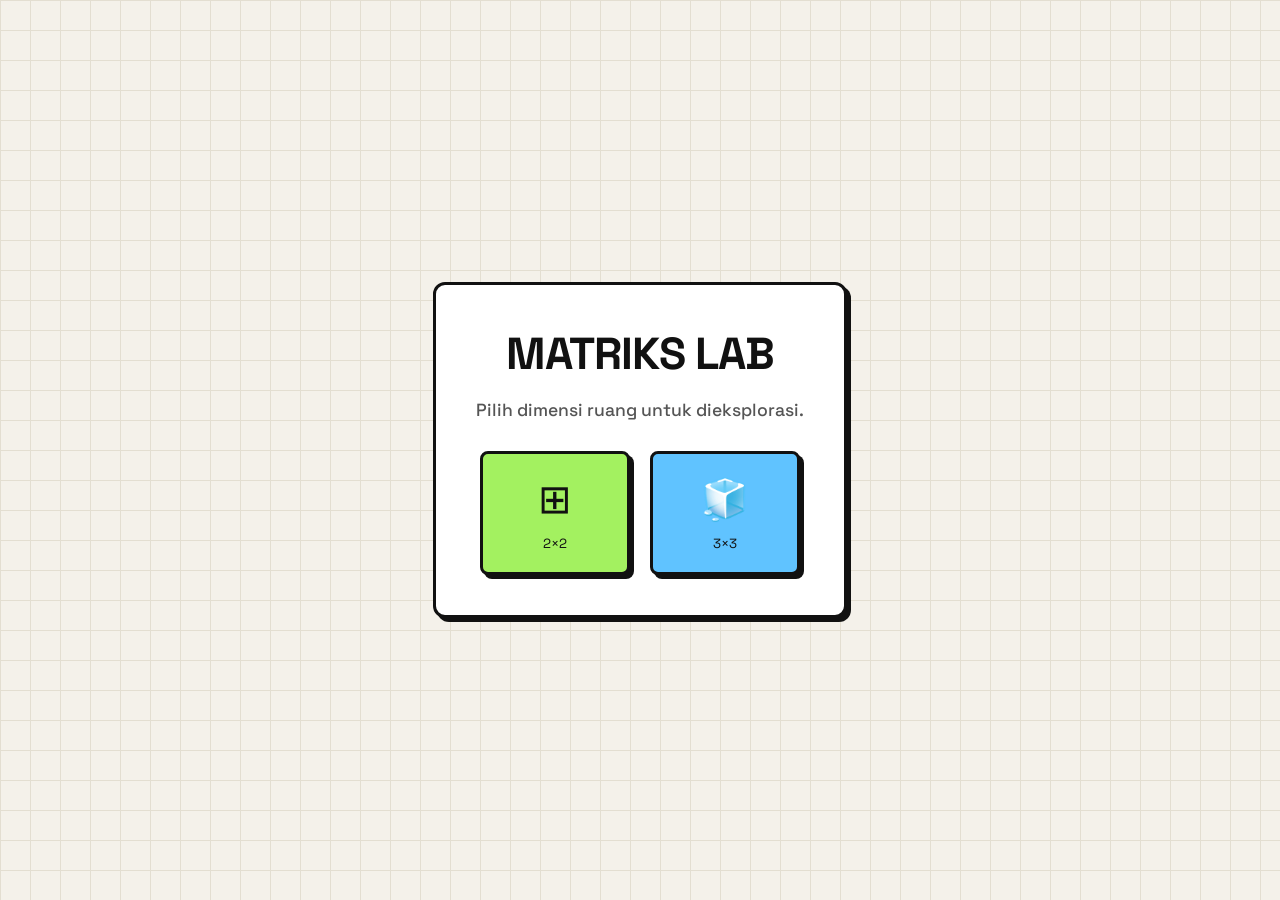
<file: matriks.html>
<!DOCTYPE html>
<html lang="id">
<head>
<meta charset="UTF-8">
<meta name="viewport" content="width=device-width, initial-scale=1.0, maximum-scale=1.0, user-scalable=no">
<title>Matriks Lab - Interactive Visualizer</title>
<link rel="stylesheet" href="shared/animathion.css">
<style>
  /* Khusus halaman matriks: gaya dasar, panel, dan tombol sudah dari shared/animathion.css */
  body{overflow-y:auto}
  .back-btn{opacity:0;animation:none;pointer-events:none}
  .back-btn.show{animation:slideDown .4s var(--snap) forwards;pointer-events:auto}
  #menu-screen{text-align:center;animation:slideUp .4s var(--snap);max-width:800px;background:#fff;padding:40px;border:3px solid var(--ink);box-shadow:var(--shadow);border-radius:12px;z-index:10}
  h1{font-size:2.8rem;margin:0 0 10px;text-transform:uppercase;letter-spacing:-1px}
  .subtitle{font-size:1.1rem;color:#555;margin-bottom:30px;font-weight:500}
  .menu-buttons{display:flex;gap:20px;justify-content:center;flex-wrap:wrap}
  .menu-btn{display:flex;flex-direction:column;align-items:center;gap:10px;min-width:150px;padding:20px;background:var(--hl-green);border:3px solid var(--ink);border-radius:8px;font:700 1.1rem inherit;font-family:inherit;color:var(--ink);cursor:pointer;box-shadow:var(--shadow);transition:.1s}
  .menu-btn:nth-child(2){background:var(--hl-blue)}
  .menu-btn:hover{transform:translate(-2px,-2px);box-shadow:6px 6px 0 var(--ink)}
  .menu-btn:active{transform:translate(2px,2px);box-shadow:none}
  .menu-btn .icon{font-size:2.5rem}
  .app-container{display:none;max-width:1200px;padding-top:10px}
  .app-container.active{display:flex}
  .brackets{display:flex;gap:8px;align-items:stretch;margin-bottom:15px}
  .bracket{width:10px;border:3px solid var(--ink)}
  .bracket.left{border-right:none;border-radius:6px 0 0 6px}
  .bracket.right{border-left:none;border-radius:0 6px 6px 0}
  .matrix-wrap{display:flex;flex-direction:column;gap:8px}
  .row{display:flex;align-items:center;gap:8px}
  .row .tag{width:24px;padding:4px 0;text-align:center;font-size:.8rem;font-weight:700;border:2px solid var(--ink);border-radius:4px}
  .row.x .tag{background:var(--hl-blue)}.row.y .tag{background:var(--hl-green)}.row.z .tag{background:var(--hl-purple)}
  .cells{display:grid;gap:8px}
  .cells.grid-2{grid-template-columns:1fr 1fr;width:160px}
  .cells.grid-3{grid-template-columns:1fr 1fr 1fr;width:240px}
  .cells input{width:100%;padding:10px;font:700 1rem inherit;font-family:inherit;text-align:center;background:#fff;color:var(--ink);border:3px solid var(--ink);border-radius:6px;transition:.1s}
  .cells input:focus{background:var(--bg-page);outline:3px solid var(--hl-purple)}
  .info{margin-top:15px;font-size:.85rem;line-height:1.5;background:var(--bg-page);padding:12px;border:2px dashed var(--ink);border-radius:6px}
  .hint{font-size:.8rem;margin-top:15px;font-weight:500;background:var(--hl-yellow);padding:8px 12px;border:2px solid var(--ink);border-radius:6px}
  .hint-mobile{display:none}
  canvas{background:#1a1a1e}
  .preset-btn.on{background:var(--hl-yellow)}
  .zoom-badge{position:absolute;bottom:12px;left:12px;font-size:.75rem;font-weight:700;background:#fff;padding:4px 10px;border-radius:4px;border:2px solid var(--ink)}
  @media(max-width:800px){
    body{overflow-y:auto;touch-action:pan-y}
    #menu-screen{padding:25px 20px;width:100%;max-width:400px;margin-top:20px}
    h1{font-size:2rem}
    .cells.grid-2,.cells.grid-3{width:100%;gap:6px}
    .cells input{padding:8px;font-size:.9rem;border-width:2px}
    .info{font-size:.8rem;padding:10px}.hint{font-size:.75rem;padding:6px 10px}
    .zoom-controls{display:none}
    .zoom-badge{bottom:8px;left:8px;font-size:.7rem;padding:2px 8px}
    .hint-desktop{display:none}.hint-mobile{display:inline}
  }
</style>
</head>
<body>

  <div id="menu-screen">
    <h1>MATRIKS LAB</h1>
    <p class="subtitle">Pilih dimensi ruang untuk dieksplorasi.</p>
    <div class="menu-buttons">
      <button class="menu-btn" onclick="bukaApp('2x2')"><span class="icon">⊞</span> 2×2</button>
      <button class="menu-btn" onclick="bukaApp('3x3')"><span class="icon">🧊</span> 3×3</button>
    </div>
  </div>

  <a href="index.html" id="global-back-btn" class="back-btn" style="text-decoration:none;">← MENU</a>

  <!-- ================= APP 2x2 ================= -->
  <div id="app-2x2" class="app-container">
    <div class="panel">
      <h2>Matriks 2×2</h2>
      <div class="brackets">
        <div class="bracket left"></div>
        <div class="matrix-wrap">
          <div class="row x"><div class="tag">x</div><div class="cells grid-2"><input id="m2_00" type="number" step="0.1" value="1"><input id="m2_01" type="number" step="0.1" value="0.5"></div></div>
          <div class="row y"><div class="tag">y</div><div class="cells grid-2"><input id="m2_10" type="number" step="0.1" value="0"><input id="m2_11" type="number" step="0.1" value="1.5"></div></div>
        </div>
        <div class="bracket right"></div>
      </div>
      <div class="info" id="info-2x2"></div>
      <div class="hint">
        <span class="hint-desktop">Scroll: <b>Zoom</b> | Drag: <b>Geser</b></span>
        <span class="hint-mobile">1 Jari: <b>Geser</b> | 2 Jari: <b>Zoom</b></span>
      </div>
    </div>
    <div class="panel canvas-wrap">
      <h2>Visualisasi 2D</h2>
      <canvas id="cv2" width="600" height="600"></canvas>
      <div class="zoom-controls">
        <button id="z2_in" title="Zoom in">+</button><button id="z2_out" title="Zoom out">−</button><button id="z2_reset" title="Reset">⟲</button>
      </div>
      <div class="zoom-badge" id="z2_badge">100%</div>
    </div>
  </div>

  <!-- ================= APP 3x3 ================= -->
  <div id="app-3x3" class="app-container">
    <div class="panel">
      <h2>Matriks 3×3</h2>
      <div class="brackets">
        <div class="bracket left"></div>
        <div class="matrix-wrap">
          <div class="row x">
            <div class="tag">x</div>
            <div class="cells grid-3">
              <input id="m3_00" type="number" step="0.1" value="1"><input id="m3_01" type="number" step="0.1" value="0"><input id="m3_02" type="number" step="0.1" value="0">
            </div>
          </div>
          <div class="row y">
            <div class="tag">y</div>
            <div class="cells grid-3">
              <input id="m3_10" type="number" step="0.1" value="0"><input id="m3_11" type="number" step="0.1" value="1.2"><input id="m3_12" type="number" step="0.1" value="0">
            </div>
          </div>
          <div class="row z">
            <div class="tag">z</div>
            <div class="cells grid-3">
              <input id="m3_20" type="number" step="0.1" value="0"><input id="m3_21" type="number" step="0.1" value="0"><input id="m3_22" type="number" step="0.1" value="1.5">
            </div>
          </div>
        </div>
        <div class="bracket right"></div>
      </div>
      <div class="info" id="info-3x3"></div>
      <div class="hint">
        <span class="hint-desktop">Drag Kiri: <b>Putar</b> | Drag Kanan: <b>Geser</b> | Scroll: <b>Zoom</b></span>
        <span class="hint-mobile">1 Jari: <b>Putar</b> | 2 Jari: <b>Zoom</b></span>
      </div>
    </div>
    <div class="panel canvas-wrap">
      <h2>Visualisasi 3D</h2>
      <canvas id="cv3" width="600" height="600"></canvas>
      <div class="zoom-controls">
        <button id="z3_in" title="Zoom in">+</button><button id="z3_out" title="Zoom out">−</button><button id="z3_reset" title="Reset">⟲</button>
      </div>
      <div class="zoom-badge" id="z3_badge">100%</div>
    </div>
  </div>

<script type="module">
import { setupCanvas, Smoother, Viewport, addBanner, addPresets, readState, writeState, stableBox } from './shared/core.js';
import { initMissions } from './shared/missions.js';
import { attachNumpad } from './shared/numpad.js';
let urlReady = false, showArea = false;
// ==========================================
// GLOBAL & NAVIGASI
// ==========================================
const backBtn = document.getElementById('global-back-btn');

function bukaApp(mode) {
  if (urlReady) writeState({ m: mode });
  document.getElementById('menu-screen').style.display = 'none';
  document.querySelectorAll('.app-container').forEach(el => el.classList.remove('active'));
  backBtn.classList.remove('show');

  setTimeout(() => { 
    if(mode === '2x2') {
      document.getElementById('app-2x2').classList.add('active');
      draw2D(currentMatrix2);
    } else if(mode === '3x3') {
      document.getElementById('app-3x3').classList.add('active');
      draw3D(currentMatrix3);
    }
    backBtn.classList.add('show'); 
  }, 50); 
}

window.bukaApp = bukaApp;

function fmt(n) {
  if(Math.abs(n - Math.round(n)) < 1e-9) return String(Math.round(n));
  return n.toFixed(2).replace(/\.?0+$/,'');
}

// ==========================================
// LOGIKA 2D (DENGAN ANIMASI MORPHING)
// ==========================================
const cv2 = document.getElementById('cv2');
const { ctx: ctx2, W: W2, H: H2 } = setupCanvas(cv2, 600);
const view2 = new Viewport(W2, H2, { scale: 80, min: 2, max: 800 });

const els2 = {
  a: document.getElementById('m2_00'), b: document.getElementById('m2_01'),
  c: document.getElementById('m2_10'), d: document.getElementById('m2_11'),
  info: document.getElementById('info-2x2'), badge: document.getElementById('z2_badge')
};

let currentMatrix2 = [1, 0.5, 0, 1.5];
let targetMatrix2 = [1, 0.5, 0, 1.5];
let animFrame2 = null;

function getMatrix2() {
  return [parseFloat(els2.a.value)||0, parseFloat(els2.b.value)||0, parseFloat(els2.c.value)||0, parseFloat(els2.d.value)||0];
}

const sm2 = new Smoother({ m0: 1, m1: 0.5, m2: 0, m3: 1.5 }, (c) => {
  currentMatrix2[0] = c.m0; currentMatrix2[1] = c.m1; currentMatrix2[2] = c.m2; currentMatrix2[3] = c.m3; draw2D(currentMatrix2);
}, { rate: 10, eps: 0.001 });
function updateMatrix2Smoothly() {
  const m = getMatrix2(); targetMatrix2 = m; sm2.set({ m0: m[0], m1: m[1], m2: m[2], m3: m[3] });
  if (urlReady) writeState({ m: '2x2', v: m.join(','), l: showArea ? 1 : undefined });
}

function w2p2(x,y) { return [ view2.cx + x*view2.scale, view2.cy - y*view2.scale ]; }
function p2w2(px,py) { return [ (px - view2.cx)/view2.scale, (view2.cy - py)/view2.scale ]; }

function drawGrid2() {
  ctx2.clearRect(0,0,W2,H2);
  const [, yTop] = p2w2(0,0); const [, yBottom] = p2w2(0,H2); const [xLeft] = p2w2(0,0); const [xRight] = p2w2(W2,0);
  const rawStep = 60 / view2.scale; const pow = Math.pow(10, Math.floor(Math.log10(rawStep))); const mult = [1,2,5,10].find(m => m*pow >= rawStep) || 10; const step = mult * pow;
  ctx2.strokeStyle = '#333338'; ctx2.lineWidth = 1;
  const startX = Math.floor(xLeft/step)*step; const endX = Math.ceil(xRight/step)*step;
  for(let x=startX; x<=endX+1e-9; x+=step){ const [px] = w2p2(x,0); ctx2.beginPath(); ctx2.moveTo(px,0); ctx2.lineTo(px,H2); ctx2.stroke(); }
  const startY = Math.floor(yBottom/step)*step; const endY = Math.ceil(yTop/step)*step;
  for(let y=startY; y<=endY+1e-9; y+=step){ const [,py] = w2p2(0,y); ctx2.beginPath(); ctx2.moveTo(0,py); ctx2.lineTo(W2,py); ctx2.stroke(); }
  ctx2.lineWidth = 2; ctx2.strokeStyle = 'rgba(255, 42, 85, 0.8)'; ctx2.beginPath(); ctx2.moveTo(0,view2.cy); ctx2.lineTo(W2,view2.cy); ctx2.stroke();
  ctx2.strokeStyle = 'rgba(0, 255, 136, 0.8)'; ctx2.beginPath(); ctx2.moveTo(view2.cx,0); ctx2.lineTo(view2.cx,H2); ctx2.stroke();
  ctx2.fillStyle = '#888'; ctx2.font = '11px monospace'; ctx2.textAlign='center'; ctx2.textBaseline='top';
  for(let x=startX; x<=endX+1e-9; x+=step){ if(Math.abs(x) < step*0.001) continue; const [px,py] = w2p2(x,0); if(py < 0 || py > H2) continue; ctx2.fillText(fmt(x), px, py+6); }
  ctx2.textAlign='right'; ctx2.textBaseline='middle';
  for(let y=startY; y<=endY+1e-9; y+=step){ if(Math.abs(y) < step*0.001) continue; const [px,py] = w2p2(0,y); if(px < 0 || px > W2) continue; ctx2.fillText(fmt(y), px-6, py); }
}

function arrow2(x0,y0,x1,y1,color,{dashed=false, width=3, label=null}={}) {
  const [p0x,p0y] = w2p2(x0,y0); const [p1x,p1y] = w2p2(x1,y1);
  ctx2.save(); ctx2.strokeStyle = color; ctx2.fillStyle = color; ctx2.lineWidth = width; ctx2.lineCap = 'round';
  if(dashed) ctx2.setLineDash([7,6]); ctx2.beginPath(); ctx2.moveTo(p0x,p0y); ctx2.lineTo(p1x,p1y); ctx2.stroke(); ctx2.setLineDash([]);
  const len = Math.max(8, Math.min(16, view2.scale*0.14)); const ang = Math.atan2(p1y-p0y, p1x-p0x);
  const ax = p1x - Math.cos(ang)*len; const ay = p1y - Math.sin(ang)*len;
  ctx2.beginPath(); ctx2.moveTo(p1x,p1y); ctx2.lineTo(ax + Math.cos(ang+Math.PI/2)*len*0.55, ay + Math.sin(ang+Math.PI/2)*len*0.55); ctx2.lineTo(ax + Math.cos(ang-Math.PI/2)*len*0.55, ay + Math.sin(ang-Math.PI/2)*len*0.55); ctx2.closePath(); ctx2.fill();
  if(label){ ctx2.font = 'bold 12px monospace'; ctx2.textAlign='center'; ctx2.textBaseline='bottom'; const off = 14; ctx2.fillText(label, p1x + Math.cos(ang)*off, p1y + Math.sin(ang)*off); }
  ctx2.restore();
}

// Mode Luas: determinan = faktor perubahan luas. Kisi satuan ikut berubah bentuk,
// kotak 1x1 (luas 1) jadi jajar genjang dengan luas |ad - bc|. det < 0 berarti bidang "terbalik" (seperti dicermin).
function drawAreaExtras(a, b, c, d, det) {
  const ctx = ctx2, N = 8, flat = Math.abs(det) < 0.005;
  ctx.save(); ctx.strokeStyle = 'rgba(196,138,255,0.35)'; ctx.lineWidth = 1; ctx.beginPath();
  for (let n = -N; n <= N; n++) {
    ctx.moveTo(...w2p2(n * a - N * b, n * c - N * d)); ctx.lineTo(...w2p2(n * a + N * b, n * c + N * d));
    ctx.moveTo(...w2p2(-N * a + n * b, -N * c + n * d)); ctx.lineTo(...w2p2(N * a + n * b, N * c + n * d));
  }
  ctx.stroke();
  ctx.setLineDash([5, 4]); ctx.strokeStyle = 'rgba(255,255,255,0.75)'; ctx.lineWidth = 2; ctx.beginPath();
  [[0, 0], [1, 0], [1, 1], [0, 1]].forEach(([x, y], i) => { const [px, py] = w2p2(x, y); i ? ctx.lineTo(px, py) : ctx.moveTo(px, py); });
  ctx.closePath(); ctx.stroke(); ctx.setLineDash([]);
  if (!flat) { // busur arah putar dari i' ke j'
    const [ox, oy] = w2p2(0, 0); ctx.strokeStyle = det > 0 ? '#c48aff' : '#ffa028'; ctx.lineWidth = 3; ctx.beginPath();
    ctx.arc(ox, oy, 24, Math.atan2(-c, a), Math.atan2(-d, b), det > 0); ctx.stroke();
  }
  ctx.font = 'bold 12px "Space Grotesk", monospace'; ctx.textAlign = 'center'; ctx.fillStyle = '#fff';
  const [ux, uy] = w2p2(0.5, -0.3); ctx.fillText('luas awal = 1', ux, uy);
  const [cx, cy] = w2p2((a + b) / 2, (c + d) / 2);
  ctx.font = 'bold 15px "Space Grotesk", monospace'; ctx.lineWidth = 4; ctx.strokeStyle = '#1a1a1e'; ctx.fillStyle = flat ? '#ff6b6b' : '#fff';
  const t1 = flat ? 'luas = 0 (gepeng)' : `luas = |${fmt(det)}| = ${fmt(Math.abs(det))}`;
  ctx.strokeText(t1, cx, cy); ctx.fillText(t1, cx, cy);
  if (det < -0.005) { ctx.font = 'bold 12px "Space Grotesk", monospace'; ctx.fillStyle = '#ffa028'; ctx.strokeText('terbalik (seperti cermin)', cx, cy + 18); ctx.fillText('terbalik (seperti cermin)', cx, cy + 18); }
  ctx.restore();
}

function draw2D(matrix = currentMatrix2) {
  drawGrid2(); const [a,b,c,d] = matrix; const iPrime = [a, c]; const jPrime = [b, d];
  const pts = [ [0,0], iPrime, [iPrime[0]+jPrime[0], iPrime[1]+jPrime[1]], jPrime ].map(([x,y])=>w2p2(x,y));
  ctx2.save(); ctx2.beginPath(); ctx2.moveTo(...pts[0]); for(let k=1;k<pts.length;k++) ctx2.lineTo(...pts[k]); ctx2.closePath();
  const detv = a*d - b*c, neg = detv < -0.005; ctx2.fillStyle = neg ? 'rgba(255,160,40,0.22)' : 'rgba(181, 0, 255, 0.15)'; ctx2.strokeStyle = neg ? 'rgba(255,160,40,0.9)' : 'rgba(181, 0, 255, 0.8)'; ctx2.lineWidth = 2; ctx2.fill(); ctx2.stroke(); ctx2.restore();
  if (showArea) drawAreaExtras(a, b, c, d, detv);
  arrow2(0,0, 1,0, 'rgba(255, 42, 85, 0.5)', {dashed:true, width:2}); arrow2(0,0, 0,1, 'rgba(0, 255, 136, 0.5)', {dashed:true, width:2});
  arrow2(0,0, iPrime[0], iPrime[1], '#ff2a55', { width:3.5, label:`i' (${fmt(iPrime[0])}, ${fmt(iPrime[1])})` }); arrow2(0,0, jPrime[0], jPrime[1], '#00ff88', { width:3.5, label:`j' (${fmt(jPrime[0])}, ${fmt(jPrime[1])})` });
  const dot2 = (x,y,color) => { const [px,py] = w2p2(x,y); ctx2.fillStyle = color; ctx2.beginPath(); ctx2.arc(px,py,5,0,Math.PI*2); ctx2.fill(); };
  dot2(iPrime[0],iPrime[1],'#ffe566'); dot2(jPrime[0],jPrime[1],'#c48aff');
  const tr = a+d, det = a*d-b*c; const angleI = Math.atan2(iPrime[1], iPrime[0]) * 180/Math.PI; const angleJ = Math.atan2(jPrime[1], jPrime[0]) * 180/Math.PI;
  els2.info.innerHTML = `Determinan: <b>${fmt(det)}</b> | Trace: <b>${fmt(tr)}</b><br><span style="color:#ff2a55; font-weight:bold;">i'</span> = (${fmt(iPrime[0])}, ${fmt(iPrime[1])}) → sudut <b>${fmt(angleI)}°</b><br><span style="color:#00ff88; font-weight:bold;">j'</span> = (${fmt(jPrime[0])}, ${fmt(jPrime[1])}) → sudut <b>${fmt(angleJ)}°</b><br>Luas = |det| = <b>${fmt(Math.abs(det))}</b>`;
  if (showArea) els2.info.innerHTML += `<br><b>det = ad − bc</b> = ${fmt(a)}×${fmt(d)} − ${fmt(b)}×${fmt(c)} = <b>${fmt(det)}</b><br>Luas bangun menjadi <b>${fmt(Math.abs(det))}×</b> luas awal` + (det < -0.005 ? ' dan bidangnya <b>terbalik</b>.' : Math.abs(det) < 0.005 ? ' : bidang <b>gepeng</b> jadi garis atau titik.' : '.');
  els2.badge.textContent = Math.round(view2.scale / 80 * 100) + '%';
}

// ==========================================
// LOGIKA 3D (DENGAN ANIMASI MORPHING)
// ==========================================
const cv3 = document.getElementById('cv3');
const { ctx: ctx3, W: W3, H: H3 } = setupCanvas(cv3, 600);
let cam = { yaw: -0.6, pitch: 0.5, dist: 8, panX: 0, panY: 0, scale: 70 };
const MIN_DIST = 2, MAX_DIST = 30;

const els3 = { info: document.getElementById('info-3x3'), badge: document.getElementById('z3_badge'), inputs: [] };
for(let i=0;i<3;i++) for(let j=0;j<3;j++) els3.inputs.push(document.getElementById('m3_'+i+j));

let currentMatrix3 = [[1,0,0],[0,1.2,0],[0,0,1.5]];
let targetMatrix3 = [[1,0,0],[0,1.2,0],[0,0,1.5]];
let animFrame3 = null;

function getMatrix3() {
  let M = [[],[],[]], idx = 0;
  for(let i=0;i<3;i++) for(let j=0;j<3;j++) M[i][j] = parseFloat(els3.inputs[idx++].value) || 0;
  return M;
}

const sm3 = new Smoother({ m00: 1, m01: 0, m02: 0, m10: 0, m11: 1.2, m12: 0, m20: 0, m21: 0, m22: 1.5 }, (c) => {
  for (let i = 0; i < 3; i++) for (let j = 0; j < 3; j++) currentMatrix3[i][j] = c['m' + i + j];
  draw3D(currentMatrix3);
}, { rate: 10, eps: 0.001 });
function updateMatrix3Smoothly() {
  const M = getMatrix3(); targetMatrix3 = M; const t = {};
  for (let i = 0; i < 3; i++) for (let j = 0; j < 3; j++) t['m' + i + j] = M[i][j];
  sm3.set(t);
  if (urlReady) writeState({ m: '3x3', v: M.flat().join(',') });
}

function project3(x, y, z) {
  const cosY = Math.cos(cam.yaw), sinY = Math.sin(cam.yaw); let x1 = x * cosY - z * sinY; let z1 = x * sinY + z * cosY;
  const cosP = Math.cos(cam.pitch), sinP = Math.sin(cam.pitch); let y2 = y * cosP - z1 * sinP; let z2 = y * sinP + z1 * cosP;
  const zCam = z2 + cam.dist; const fov = 500; const scaleFactor = (fov / zCam) * (cam.scale / 70);
  return { x: W3/2 + x1 * scaleFactor + cam.panX, y: H3/2 - y2 * scaleFactor + cam.panY, z: zCam };
}

function drawLine3D(p1, p2, color, width=1, dashed=false) {
  const a = project3(...p1), b = project3(...p2);
  ctx3.save(); ctx3.strokeStyle = color; ctx3.lineWidth = width;
  if(dashed) ctx3.setLineDash([6,6]); ctx3.beginPath(); ctx3.moveTo(a.x, a.y); ctx3.lineTo(b.x, b.y); ctx3.stroke(); ctx3.restore();
}

function drawArrow3D(origin, vec, color, dashed=false, label="") {
  const start = project3(...origin), end = project3(...vec);
  ctx3.save(); ctx3.strokeStyle = color; ctx3.fillStyle = color; ctx3.lineWidth = 3;
  if(dashed) ctx3.setLineDash([6,6]); ctx3.beginPath(); ctx3.moveTo(start.x, start.y); ctx3.lineTo(end.x, end.y); ctx3.stroke(); ctx3.setLineDash([]);
  const ang = Math.atan2(end.y - start.y, end.x - start.x); const len = 10;
  const ax = end.x - Math.cos(ang)*len, ay = end.y - Math.sin(ang)*len;
  ctx3.beginPath(); ctx3.moveTo(end.x, end.y); ctx3.lineTo(ax + Math.cos(ang+Math.PI/2)*len*0.5, ay + Math.sin(ang+Math.PI/2)*len*0.5); ctx3.lineTo(ax + Math.cos(ang-Math.PI/2)*len*0.5, ay + Math.sin(ang-Math.PI/2)*len*0.5); ctx3.closePath(); ctx3.fill();
  if(label) { ctx3.font = 'bold 12px monospace'; ctx3.textAlign='center'; ctx3.textBaseline='bottom'; ctx3.fillText(label, end.x + Math.cos(ang)*15, end.y + Math.sin(ang)*15); }
  ctx3.restore();
}

function drawPolygon3D(pts, colorFill, colorStroke) {
  const proj = pts.map(p => project3(...p)); ctx3.save(); ctx3.beginPath(); ctx3.moveTo(proj[0].x, proj[0].y);
  for(let i=1; i<proj.length; i++) ctx3.lineTo(proj[i].x, proj[i].y); ctx3.closePath();
  if(colorFill) { ctx3.fillStyle = colorFill; ctx3.fill(); } if(colorStroke) { ctx3.strokeStyle = colorStroke; ctx3.lineWidth = 1.5; ctx3.stroke(); } ctx3.restore();
}

function drawGrid3D() {
  const N = 4; for(let i=-N; i<=N; i++) { drawLine3D([i,0,-N], [i,0,N], '#333338'); drawLine3D([-N,0,i], [N,0,i], '#333338'); }
}

function draw3D(matrix = currentMatrix3) {
  ctx3.clearRect(0,0,W3,H3); drawGrid3D(); drawLine3D([-4,0,0], [4,0,0], 'rgba(255, 42, 85, 0.6)'); drawLine3D([0,-4,0], [0,4,0], 'rgba(0, 255, 136, 0.6)'); drawLine3D([0,0,-4], [0,0,4], 'rgba(0, 210, 255, 0.6)');
  const M = matrix; const iPrime = [M[0][0], M[1][0], M[2][0]]; const jPrime = [M[0][1], M[1][1], M[2][1]]; const kPrime = [M[0][2], M[1][2], M[2][2]];
  const o = [0,0,0]; const ij = [iPrime[0]+jPrime[0], iPrime[1]+jPrime[1], iPrime[2]+jPrime[2]]; const jk = [jPrime[0]+kPrime[0], jPrime[1]+kPrime[1], jPrime[2]+kPrime[2]];
  const ki = [kPrime[0]+iPrime[0], kPrime[1]+iPrime[1], kPrime[2]+iPrime[2]]; const ijk = [ij[0]+kPrime[0], ij[1]+kPrime[1], ij[2]+kPrime[2]];
  const faces = [[o, iPrime, ij, jPrime], [kPrime, ki, ijk, jk], [o, iPrime, ki, kPrime], [jPrime, ij, ijk, jk], [o, jPrime, jk, kPrime], [iPrime, ij, ijk, ki]];
  faces.forEach(f => drawPolygon3D(f, 'rgba(181, 0, 255, 0.1)', 'rgba(181, 0, 255, 0.4)'));
  drawArrow3D([0,0,0], [1,0,0], 'rgba(255, 42, 85, 0.5)', true); drawArrow3D([0,0,0], [0,1,0], 'rgba(0, 255, 136, 0.5)', true); drawArrow3D([0,0,0], [0,0,1], 'rgba(0, 210, 255, 0.5)', true);
  drawArrow3D([0,0,0], iPrime, '#ff2a55', false, `i' (${fmt(iPrime[0])},${fmt(iPrime[1])},${fmt(iPrime[2])})`); drawArrow3D([0,0,0], jPrime, '#00ff88', false, `j' (${fmt(jPrime[0])},${fmt(jPrime[1])},${fmt(jPrime[2])})`); drawArrow3D([0,0,0], kPrime, '#00d2ff', false, `k' (${fmt(kPrime[0])},${fmt(kPrime[1])},${fmt(kPrime[2])})`);
  const det = M[0][0]*(M[1][1]*M[2][2]-M[1][2]*M[2][1]) - M[0][1]*(M[1][0]*M[2][2]-M[1][2]*M[2][0]) + M[0][2]*(M[1][0]*M[2][1]-M[1][1]*M[2][0]); const tr = M[0][0] + M[1][1] + M[2][2];
  els3.info.innerHTML = `Determinan: <b>${fmt(det)}</b> | Trace: <b>${fmt(tr)}</b><br><span style="color:#ff2a55; font-weight:bold;">i'</span> = (${fmt(iPrime[0])}, ${fmt(iPrime[1])}, ${fmt(iPrime[2])})<br><span style="color:#00ff88; font-weight:bold;">j'</span> = (${fmt(jPrime[0])}, ${fmt(jPrime[1])}, ${fmt(jPrime[2])})<br><span style="color:#00d2ff; font-weight:bold;">k'</span> = (${fmt(kPrime[0])}, ${fmt(kPrime[1])}, ${fmt(kPrime[2])})<br>Volume = |det| = <b>${fmt(Math.abs(det))}</b>`;
  els3.badge.textContent = Math.round((8 / cam.dist) * 100) + '%';
}

// ==========================================
// EVENT LISTENERS & INTERAKSI
// ==========================================
['m2_00', 'm2_01', 'm2_10', 'm2_11'].forEach(id => document.getElementById(id).addEventListener('input', updateMatrix2Smoothly));
view2.attach(cv2, () => draw2D(), { zin: document.getElementById('z2_in'), zout: document.getElementById('z2_out'), reset: document.getElementById('z2_reset') });

els3.inputs.forEach(inp => inp.addEventListener('input', updateMatrix3Smoothly));
let isDragging3 = false, isPanning3 = false, last3 = {x:0, y:0};
cv3.addEventListener('mousedown', (e) => { if(e.button === 0) isDragging3 = true; if(e.button === 2) isPanning3 = true; last3 = {x:e.clientX, y:e.clientY}; });
window.addEventListener('mouseup', () => { isDragging3 = false; isPanning3 = false; });
window.addEventListener('mousemove', (e) => { if(!isDragging3 && !isPanning3) return; const dx = e.clientX - last3.x, dy = e.clientY - last3.y; last3 = {x:e.clientX, y:e.clientY}; if(isDragging3) { cam.yaw += dx * 0.01; cam.pitch = Math.max(-Math.PI/2 + 0.1, Math.min(Math.PI/2 - 0.1, cam.pitch + dy * 0.01)); draw3D(); } if(isPanning3) { cam.panX += dx; cam.panY += dy; draw3D(); } });
cv3.addEventListener('contextmenu', e => e.preventDefault());
cv3.addEventListener('wheel', (e) => { if(!document.getElementById('app-3x3').classList.contains('active')) return; e.preventDefault(); const factor = e.deltaY < 0 ? 0.9 : 1.1; cam.dist = Math.max(MIN_DIST, Math.min(MAX_DIST, cam.dist * factor)); draw3D(); }, { passive: false });
document.getElementById('z3_in').onclick = () => { cam.dist = Math.max(MIN_DIST, cam.dist * 0.8); draw3D(); };
document.getElementById('z3_out').onclick = () => { cam.dist = Math.min(MAX_DIST, cam.dist * 1.25); draw3D(); };
document.getElementById('z3_reset').onclick = () => { cam = { yaw:-0.6, pitch:0.5, dist:8, panX:0, panY:0, scale:70 }; draw3D(); };

function getTouchDist(touches) { const dx = touches[0].clientX - touches[1].clientX; const dy = touches[0].clientY - touches[1].clientY; return Math.sqrt(dx*dx + dy*dy); }
let touchDist3 = 0, lastTouch3 = null;
cv3.addEventListener('touchstart', (ev) => { ev.preventDefault(); if(ev.touches.length === 1) lastTouch3 = {x: ev.touches[0].clientX, y: ev.touches[0].clientY}; else if(ev.touches.length === 2) touchDist3 = getTouchDist(ev.touches); }, {passive: false});
cv3.addEventListener('touchmove', (ev) => { ev.preventDefault(); if(ev.touches.length === 1 && lastTouch3) { const dx = ev.touches[0].clientX - lastTouch3.x; const dy = ev.touches[0].clientY - lastTouch3.y; cam.yaw += dx * 0.01; cam.pitch = Math.max(-Math.PI/2 + 0.1, Math.min(Math.PI/2 - 0.1, cam.pitch + dy * 0.01)); lastTouch3 = {x: ev.touches[0].clientX, y: ev.touches[0].clientY}; draw3D(); } else if(ev.touches.length === 2) { const newDist = getTouchDist(ev.touches); if(touchDist3 > 0) { const factor = touchDist3 / newDist; cam.dist = Math.max(MIN_DIST, Math.min(MAX_DIST, cam.dist * factor)); draw3D(); } touchDist3 = newDist; } }, {passive: false});
cv3.addEventListener('touchend', () => { lastTouch3 = null; touchDist3 = 0; });

// Inisialisasi
updateMatrix2Smoothly();
updateMatrix3Smoothly();
const ids2 = ['m2_00', 'm2_01', 'm2_10', 'm2_11'], ids3 = [];
for (let i = 0; i < 3; i++) for (let j = 0; j < 3; j++) ids3.push(`m3_${i}${j}`);
const fill = (ids, v) => ids.forEach((id, i) => (document.getElementById(id).value = v[i]));
const put2 = (v) => { fill(ids2, v); updateMatrix2Smoothly(); };
const put3 = (v) => { fill(ids3, v); updateMatrix3Smoothly(); };
addBanner('Setiap matriks 2×2 adalah "resep" untuk mengubah seluruh bidang. <b>Kolom pertama</b> menunjukkan ke mana vektor <b>i</b> (1,0) pergi, dan <b>kolom kedua</b> ke mana vektor <b>j</b> (0,1) pergi. Nyalakan <b>Mode Luas</b> untuk melihat bahwa luas jajar genjang = determinan.', document.getElementById('app-2x2'));
addBanner('Matriks 3×3 melakukan hal yang sama di ruang 3D: tiap <b>kolom</b> menentukan ke mana sumbu x, y, dan z berpindah. Putar kamera dengan drag untuk melihatnya dari sudut lain.', document.getElementById('app-3x3'));
addPresets(document.getElementById('info-2x2').parentElement, [
  { label: 'Identitas', v: [1, 0, 0, 1] }, { label: 'Putar 90°', v: [0, -1, 1, 0] }, { label: 'Cermin sumbu X', v: [1, 0, 0, -1] },
  { label: 'Geser (shear)', v: [1, 1, 0, 1] }, { label: 'Skala 2x', v: [2, 0, 0, 2] }, { label: 'Gepeng (det = 0)', v: [1, 2, 2, 4] }], (p) => put2(p.v), document.getElementById('info-2x2'));
addPresets(document.getElementById('info-3x3').parentElement, [
  { label: 'Identitas', v: [1, 0, 0, 0, 1, 0, 0, 0, 1] }, { label: 'Skala 2x', v: [2, 0, 0, 0, 2, 0, 0, 0, 2] }, { label: 'Putar sumbu Z 90°', v: [0, -1, 0, 1, 0, 0, 0, 0, 1] },
  { label: 'Cermin bidang XY', v: [1, 0, 0, 0, 1, 0, 0, 0, -1] }, { label: 'Geser (shear)', v: [1, 0, 1, 0, 1, 0, 0, 0, 1] }], (p) => put3(p.v), document.getElementById('info-3x3'));
const bArea = document.createElement('button'); bArea.type = 'button'; bArea.className = 'preset-btn';
const syncArea = () => { bArea.classList.toggle('on', showArea); bArea.textContent = '📐 Mode Luas (determinan): ' + (showArea ? 'NYALA' : 'MATI'); };
bArea.onclick = () => { showArea = !showArea; syncArea(); updateMatrix2Smoothly(); sm2.redraw(); };
const infoBox2 = document.getElementById('info-2x2'); infoBox2.parentElement.insertBefore(bArea, infoBox2); syncArea();
const st = readState();
if (st.l === '1') { showArea = true; syncArea(); }
if (st.m === '2x2' || st.m === '3x3') {
  const v = (st.v || '').split(',').map(Number), n = st.m === '2x2' ? 4 : 9;
  if (v.length === n && v.every(isFinite)) (st.m === '2x2' ? put2 : put3)(v);
  bukaApp(st.m);
}
urlReady = true;
attachNumpad(['m2_00', 'm2_01', 'm2_10', 'm2_11'].map((id) => document.getElementById(id)), { allowNegative: true, labelFn: (i) => `Matriks 2×2: baris ${(i >> 1) + 1}, kolom ${(i % 2) + 1}` });
attachNumpad(els3.inputs, { allowNegative: true, labelFn: (i) => `Matriks 3×3: baris ${Math.floor(i / 3) + 1}, kolom ${(i % 3) + 1}` });
stableBox(els2.info); stableBox(els3.info);
const stM = () => ({ m2: getMatrix2(), m3: getMatrix3().flat(), area: showArea });
initMissions('matriks', stM, document.getElementById('app-2x2'), (m) => m.app === '2x2');
initMissions('matriks', stM, document.getElementById('app-3x3'), (m) => m.app === '3x3');

</script>
</body>
</html>
</file>
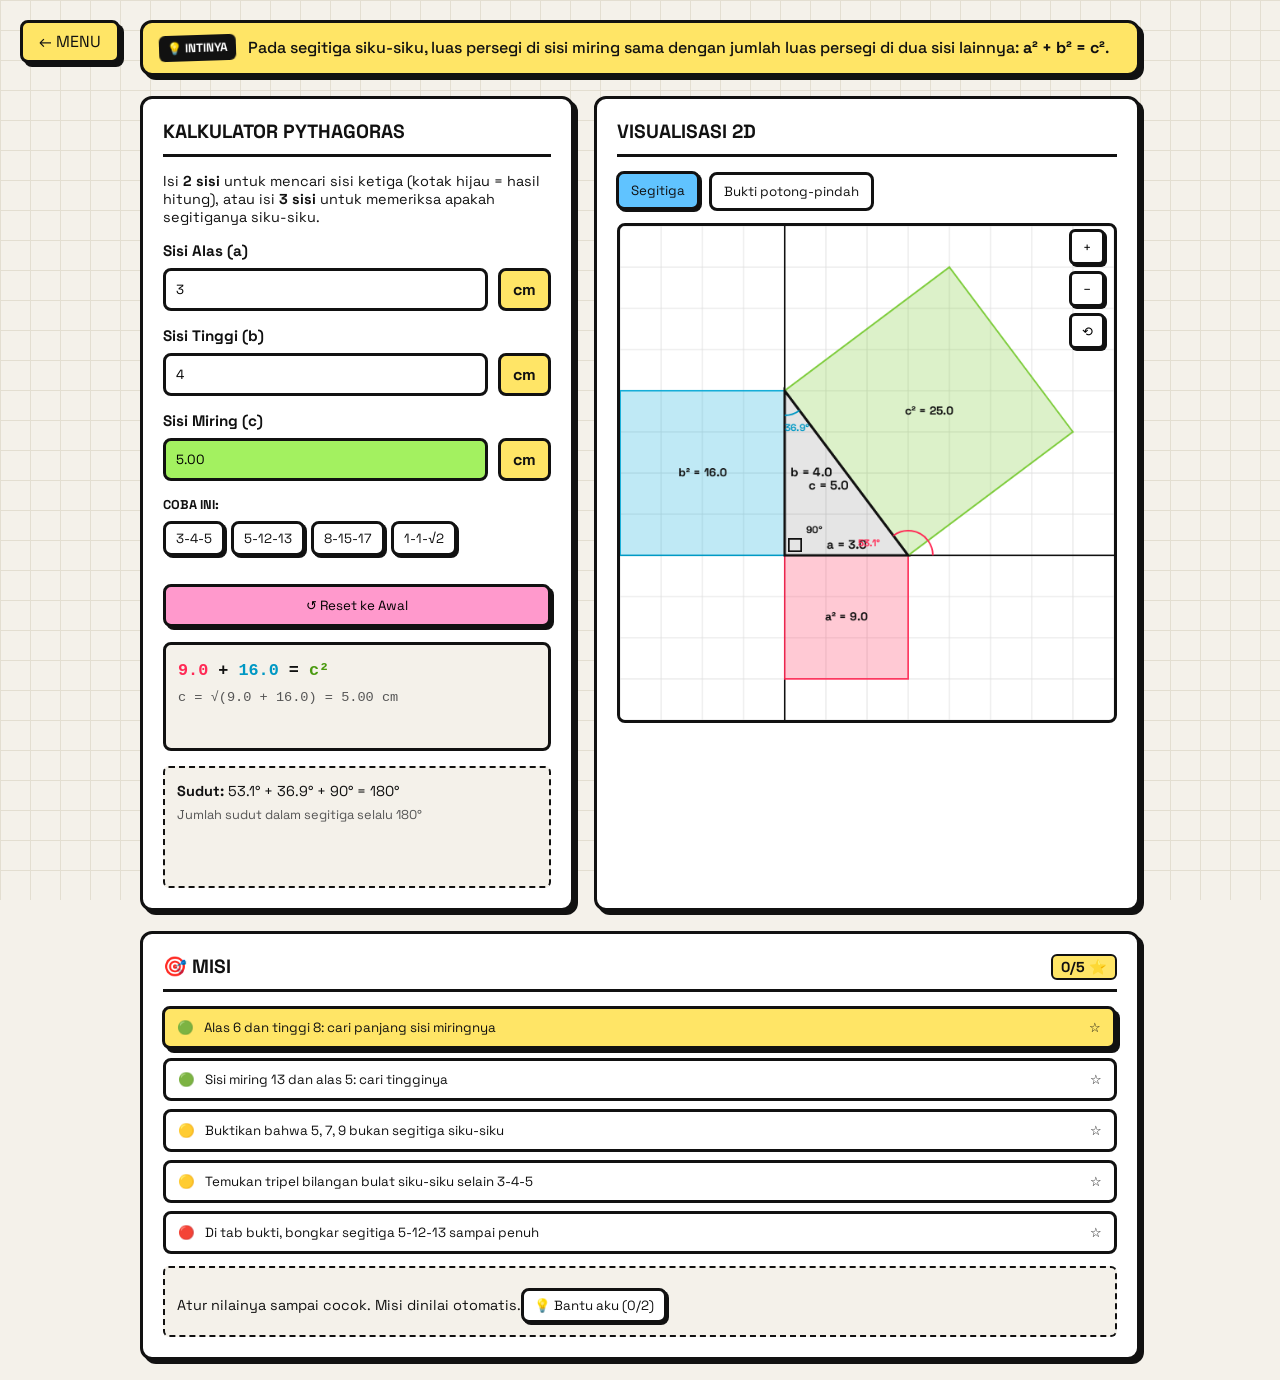
<file: pythagoras.html>
<!DOCTYPE html>
<html lang="id">
<head>
<meta charset="UTF-8">
<meta name="viewport" content="width=device-width, initial-scale=1.0">
<title>Animathion - Teorema Pythagoras</title>
<link rel="stylesheet" href="shared/animathion.css">
<style>
  .input-group{margin-bottom:15px}
  .input-label{display:flex;justify-content:space-between;font-weight:700;margin-bottom:8px;font-size:.95rem}
  .input-label small{font-weight:500;font-size:.75rem}
  .input-cells{display:flex;gap:10px}
  .input-cells input{flex:1;min-width:0;padding:10px;font:700 1.1rem inherit;font-family:inherit;border:3px solid var(--ink);border-radius:8px;background:#fff}
  .input-cells input[data-auto="1"]{background:var(--hl-green)}
  .input-cells input:focus{background:var(--bg-page);outline:3px solid var(--hl-purple)}
  .unit-label{display:flex;align-items:center;padding:0 12px;font-weight:700;background:var(--hl-yellow);border:3px solid var(--ink);border-radius:8px}
  .btn-reset{width:100%;padding:10px;margin:5px 0 15px;font:700 1rem inherit;font-family:inherit;background:var(--hl-pink);border:3px solid var(--ink);border-radius:8px;cursor:pointer;box-shadow:3px 3px 0 var(--ink);transition:.1s}
  .btn-reset:hover{transform:translate(-2px,-2px);box-shadow:4px 4px 0 var(--ink)}
  .btn-reset:active{transform:translate(2px,2px);box-shadow:none}
  .equation-box{min-height:6.5em;background:var(--bg-page);border:3px solid var(--ink);border-radius:8px;padding:12px;font:700 1.05rem monospace;line-height:1.7}
  .eq-red{color:#ff2a55}.eq-blue{color:#0098c4}.eq-green{color:#4a9a10}.eq-sub{font-size:.85rem;color:#555;font-weight:500}
  .ok{color:#2d8a0f}.bad{color:#d4183d}
  .tab-menu{display:flex;gap:8px;flex-wrap:wrap;margin-bottom:12px}
  .tab-btn{padding:8px 12px;font:700 .85rem inherit;font-family:inherit;background:#fff;color:var(--ink);border:3px solid var(--ink);border-radius:8px;cursor:pointer;transition:.1s}
  .tab-btn:hover:not(.active){background:#eee}
  .tab-btn.active{background:var(--hl-blue);box-shadow:2px 2px 0 var(--ink);transform:translate(-1px,-1px)}
  .preset-row{display:flex;flex-wrap:wrap;gap:6px;margin-top:8px}
  .zoom-controls{top:130px}
</style>
</head>
<body>
  <a href="index.html" class="back-btn">← MENU</a>
  <div class="app-container">
    <div class="panel" style="flex:1;min-width:280px">
      <h2>Kalkulator Pythagoras</h2>
      <p style="margin:0 0 15px;font-size:.9rem">Isi <b>2 sisi</b> untuk mencari sisi ketiga (kotak hijau = hasil hitung), atau isi <b>3 sisi</b> untuk memeriksa apakah segitiganya siku-siku.</p>
      <div class="input-group"><div class="input-label">Sisi Alas (a)</div><div class="input-cells"><input type="number" id="inp-a" min="0" step="any" placeholder="?" value="3"><div class="unit-label">cm</div></div></div>
      <div class="input-group"><div class="input-label">Sisi Tinggi (b)</div><div class="input-cells"><input type="number" id="inp-b" min="0" step="any" placeholder="?" value="4"><div class="unit-label">cm</div></div></div>
      <div class="input-group"><div class="input-label">Sisi Miring (c)</div><div class="input-cells"><input type="number" id="inp-c" min="0" step="any" placeholder="?" data-auto="1"><div class="unit-label">cm</div></div></div>
      <button class="btn-reset" id="btn-reset">↺ Reset ke Awal</button>
      <div class="equation-box" id="equation-panel"></div>
      <div class="info-box" id="info-panel"></div>
    </div>
    <div class="panel canvas-wrap">
      <h2>Visualisasi 2D</h2>
      <div class="tab-menu" id="view-tabs"><button class="tab-btn active" data-v="segitiga">Segitiga</button><button class="tab-btn" data-v="bukti">Bukti potong-pindah</button></div>
      <canvas id="cv" aria-label="Segitiga siku-siku dan buktinya"></canvas>
      <div id="proof-ctrl" style="display:none;margin-top:12px">
        <div class="control-label">Susun c² <span>↔ Bongkar jadi a² + b²</span></div>
        <input type="range" id="proof-t" min="0" max="100" step="1" value="0" aria-label="Geser untuk menyusun dan membongkar">
        <div class="preset-row"><button class="preset-btn" id="pr-0">c²</button><button class="preset-btn" id="pr-1">a² + b²</button><button class="preset-btn" id="pr-play">▶ Mainkan</button></div>
      </div>
      <div class="zoom-controls"><button id="z_in" title="Zoom in">+</button><button id="z_out" title="Zoom out">−</button><button id="z_reset" title="Reset">⟲</button></div>
    </div>
  </div>
<script type="module">
import { setupCanvas, Smoother, Viewport, drawGrid, fmt, addBanner, addPresets, readState, writeState, stableBox } from './shared/core.js';
import { initMissions } from './shared/missions.js';
import { attachNumpad } from './shared/numpad.js';
const $ = (id) => document.getElementById(id);
const { ctx, W, H } = setupCanvas($('cv'), 600);
const vp = new Viewport(W, H, { scale: 50, min: 10, max: 200 });
vp.reset = () => { vp.scale = 50; vp.cx = 200; vp.cy = H - 200; }; vp.reset();
const el = { a: $('inp-a'), b: $('inp-b'), c: $('inp-c') };
const num = (k) => (el[k].dataset.auto === '1' || el[k].value === '' ? NaN : parseFloat(el[k].value));

function solve() {
  const v = { a: num('a'), b: num('b'), c: num('c') };
  const own = Object.keys(v).filter((k) => v[k] > 0);
  let msg = '<div style="color:#888">Isi minimal 2 sisi untuk menghitung sisi lainnya.</div>', a = 0, b = 0;
  for (const k in el) if (el[k].dataset.auto === '1' && own.length < 3) { el[k].value = ''; }
  if (own.length === 3) {
    a = v.a; b = v.b;
    const ok = Math.abs(a * a + b * b - v.c * v.c) < 0.005 * Math.max(1, v.c * v.c);
    msg = `<div><span class="eq-red">${fmt(a * a)}</span> + <span class="eq-blue">${fmt(b * b)}</span> ${ok ? '=' : '≠'} <span class="eq-green">${fmt(v.c * v.c)}</span></div>` +
      (ok ? '<div class="ok">✓ Siku-siku! Pythagoras berlaku.</div>' : `<div class="bad">✗ Bukan siku-siku. Agar siku-siku, c seharusnya ${fmt(Math.hypot(a, b), 2)}.</div>`);
  } else if (own.length === 2) {
    const miss = ['a', 'b', 'c'].find((k) => !(v[k] > 0)), [p, q] = own;
    if (miss === 'c') { v.c = Math.hypot(v.a, v.b); msg = `<div><span class="eq-red">${fmt(v.a * v.a)}</span> + <span class="eq-blue">${fmt(v.b * v.b)}</span> = <span class="eq-green">c²</span></div><div class="eq-sub">c = √(${fmt(v.a * v.a)} + ${fmt(v.b * v.b)}) = ${fmt(v.c, 2)} cm</div>`; a = v.a; b = v.b; }
    else if (v.c > v[p === 'c' ? q : p]) {
      const known = miss === 'a' ? v.b : v.a;
      v[miss] = Math.sqrt(v.c * v.c - known * known);
      msg = `<div class="eq-sub">${miss} = √(${fmt(v.c * v.c)} − ${fmt(known * known)}) = ${fmt(v[miss], 2)} cm</div>`; a = v.a; b = v.b;
    } else msg = '<div class="bad">Sisi miring (c) harus lebih panjang dari sisi lainnya.</div>';
    if (a > 0) { el[miss].value = fmt(v[miss], 2); el[miss].dataset.auto = '1'; }
  }
  $('equation-panel').innerHTML = msg;
  sm.set({ a, b });
  writeState({ v: view === 'bukti' ? 'bukti' : undefined, ...Object.fromEntries(['a', 'b', 'c'].filter((k) => el[k].dataset.auto !== '1' && el[k].value !== '').map((k) => [k, el[k].value])) });
}

function draw({ a, b, t }) {
  if (view === 'bukti') return drawProof(a, b, t);
  drawGrid(ctx, vp);
  if (a < 0.01 || b < 0.01) { $('info-panel').textContent = 'Belum ada segitiga untuk digambar.'; return; }
  const c = Math.hypot(a, b), P0 = { x: 0, y: 0 }, P1 = { x: a, y: 0 }, P2 = { x: 0, y: b };
  const p0 = vp.w2p(0, 0), p1 = vp.w2p(a, 0), p2 = vp.w2p(0, b);
  // persegi di luar segitiga: a ke bawah, b ke kiri, c ke kanan-atas
  const sq = (s, e, dir, rgb, label) => {
    const dx = e.x - s.x, dy = e.y - s.y, nx = -dir * dy, ny = dir * dx;
    const pts = [[s.x, s.y], [e.x, e.y], [e.x + nx, e.y + ny], [s.x + nx, s.y + ny]].map((p) => vp.w2p(...p));
    ctx.beginPath(); pts.forEach((p, i) => (i ? ctx.lineTo(...p) : ctx.moveTo(...p))); ctx.closePath();
    ctx.fillStyle = `rgba(${rgb},.25)`; ctx.fill(); ctx.strokeStyle = `rgba(${rgb},.9)`; ctx.lineWidth = 2; ctx.stroke();
    const mx = (pts[0][0] + pts[2][0]) / 2, my = (pts[0][1] + pts[2][1]) / 2;
    ctx.fillStyle = '#111'; ctx.font = 'bold 14px "Space Grotesk"'; ctx.textAlign = 'center'; ctx.textBaseline = 'middle'; ctx.fillText(label, mx, my);
  };
  sq(P0, P1, -1, '255,42,85', `a² = ${fmt(a * a)}`);
  sq(P0, P2, 1, '0,168,214', `b² = ${fmt(b * b)}`);
  sq(P2, P1, 1, '115,200,43', `c² = ${fmt(c * c)}`);
  ctx.fillStyle = 'rgba(0,0,0,.1)'; ctx.strokeStyle = '#111'; ctx.lineWidth = 3;
  ctx.beginPath(); ctx.moveTo(...p0); ctx.lineTo(...p1); ctx.lineTo(...p2); ctx.closePath(); ctx.fill(); ctx.stroke();

  ctx.fillStyle = '#111'; ctx.font = 'bold 15px "Space Grotesk"';
  ctx.fillText(`a = ${fmt(a)}`, (p0[0] + p1[0]) / 2, p0[1] - 12);
  ctx.fillText(`b = ${fmt(b)}`, p0[0] + 32, (p0[1] + p2[1]) / 2);
  ctx.fillText(`c = ${fmt(c)}`, (p1[0] + p2[0]) / 2 - 22, (p1[1] + p2[1]) / 2 + 16);

  const rA = Math.atan2(b, a), rB = Math.atan2(a, b), dA = rA * 180 / Math.PI, dB = rB * 180 / Math.PI;
  ctx.lineWidth = 2; ctx.font = 'bold 12px "Space Grotesk"';
  ctx.strokeStyle = ctx.fillStyle = '#ff2a55'; ctx.beginPath(); ctx.arc(p1[0], p1[1], 30, -Math.PI + rA, 0); ctx.stroke(); ctx.fillText(`${fmt(dA)}°`, p1[0] - 48, p1[1] - 14);
  ctx.strokeStyle = ctx.fillStyle = '#0098c4'; ctx.beginPath(); ctx.arc(p2[0], p2[1], 30, rA, Math.PI / 2); ctx.stroke();
  const mid = (rA + Math.PI / 2) / 2; ctx.fillText(`${fmt(dB)}°`, p2[0] + 48 * Math.cos(mid), p2[1] + 48 * Math.sin(mid));
  ctx.strokeStyle = ctx.fillStyle = '#111'; ctx.strokeRect(p0[0] + 5, p0[1] - 20, 15, 15); ctx.fillText('90°', p0[0] + 36, p0[1] - 30);
  $('info-panel').innerHTML = `<b>Sudut:</b> ${fmt(dA)}° + ${fmt(dB)}° + 90° = 180°<br><span style="font-size:.8rem;color:#555">Jumlah sudut dalam segitiga selalu 180°</span>`;
}

let view = 'segitiga';

// Bukti potong-pindah: persegi besar (a+b) berisi 4 segitiga identik.
// Susunan 1: segitiga mengelilingi persegi miring c². Susunan 2: 3 segitiga digeser (tanpa diputar),
// sisa ruangnya menjadi persegi a² dan b². Luas segitiga tetap sama, jadi c² = a² + b².
function drawProof(a, b, t) {
  ctx.clearRect(0, 0, W, H); ctx.fillStyle = '#fff'; ctx.fillRect(0, 0, W, H);
  ctx.textAlign = 'center'; ctx.textBaseline = 'middle';
  if (a < 0.01 || b < 0.01) { ctx.fillStyle = '#111'; ctx.font = 'bold 16px "Space Grotesk"'; ctx.fillText('Isi dua sisi dulu untuk melihat buktinya', W / 2, H / 2); $('info-panel').textContent = ''; return; }
  const s = a + b, k = 440 / s, ox = (W - s * k) / 2, oy = (H + s * k) / 2, c2 = a * a + b * b, e = t * t * (3 - 2 * t);
  const P = (x, y) => [ox + x * k, oy - y * k];
  const poly = (pts, fill, stroke, lw) => {
    ctx.beginPath(); pts.forEach(([x, y], i) => { const [px, py] = P(x, y); i ? ctx.lineTo(px, py) : ctx.moveTo(px, py); }); ctx.closePath();
    if (fill) { ctx.fillStyle = fill; ctx.fill(); } if (stroke) { ctx.strokeStyle = stroke; ctx.lineWidth = lw; ctx.lineJoin = 'round'; ctx.stroke(); }
  };
  poly([[a, 0], [s, a], [b, s], [0, b]], `rgba(115,200,43,${0.6 * (1 - e)})`);
  poly([[0, 0], [a, 0], [a, a], [0, a]], `rgba(255,42,85,${0.5 * e})`);
  poly([[a, a], [s, a], [s, s], [a, s]], `rgba(0,168,214,${0.5 * e})`);
  const rot = [(x, y) => [x, y], (x, y) => [-y, x], (x, y) => [-x, -y], (x, y) => [y, -x]];
  [[0, a * e], [s, 0], [s - b * e, s], [a * e, s - b * e]].forEach(([tx, ty], i) =>
    poly([[0, 0], [a, 0], [0, b]].map(([x, y]) => { const [rx, ry] = rot[i](x, y); return [rx + tx, ry + ty]; }), '#ffe566', '#111', 3));
  poly([[0, 0], [s, 0], [s, s], [0, s]], null, '#111', 4);
  ctx.fillStyle = '#111'; ctx.font = 'bold 16px "Space Grotesk"';
  ctx.globalAlpha = 1 - e; ctx.fillText(`c² = ${fmt(c2)}`, ...P(s / 2, s / 2));
  ctx.globalAlpha = e; ctx.fillText(`a² = ${fmt(a * a)}`, ...P(a / 2, a / 2)); ctx.fillText(`b² = ${fmt(b * b)}`, ...P(a + b / 2, a + b / 2));
  ctx.globalAlpha = 1;
  $('info-panel').innerHTML = e < 0.5
    ? `Empat segitiga identik mengelilingi satu persegi miring. Luas sisanya: <b>c² = ${fmt(c2)}</b>.`
    : `Segitiga yang sama dipindah. Ruang sisanya kini dua persegi: <b>a² + b² = ${fmt(a * a)} + ${fmt(b * b)} = ${fmt(c2)}</b>.`;
}

const sm = new Smoother({ a: 0, b: 0, t: 0 }, draw, { rate: 10, eps: 0.005 });
for (const k in el) el[k].addEventListener('input', () => { el[k].dataset.auto = '0'; solve(); });
$('btn-reset').onclick = () => { el.a.value = 3; el.b.value = 4; el.c.value = ''; el.a.dataset.auto = el.b.dataset.auto = '0'; el.c.dataset.auto = '1'; solve(); };
vp.attach($('cv'), () => sm.redraw(), { zin: $('z_in'), zout: $('z_out'), reset: $('z_reset') });
const pick = (a, b) => { el.a.value = a; el.b.value = b; el.c.value = ''; el.a.dataset.auto = el.b.dataset.auto = '0'; el.c.dataset.auto = '1'; solve(); };
addBanner('Pada segitiga siku-siku, luas persegi di sisi miring sama dengan jumlah luas persegi di dua sisi lainnya: <b>a² + b² = c²</b>.');
addPresets($('btn-reset').parentElement, [{ label: '3-4-5', v: [3, 4] }, { label: '5-12-13', v: [5, 12] }, { label: '8-15-17', v: [8, 15] }, { label: '1-1-√2', v: [1, 1] }], (p) => pick(...p.v), $('btn-reset'));
const st = readState(), has = ['a', 'b', 'c'].filter((k) => st[k] !== undefined && +st[k] > 0);
if (has.length) for (const k of ['a', 'b', 'c']) { if (has.includes(k)) { el[k].value = st[k]; el[k].dataset.auto = '0'; } else { el[k].value = ''; el[k].dataset.auto = '1'; } }
// ---- tab Segitiga / Bukti + kontrol animasi ----
const pt = $('proof-t');
let auto = false, dir = 1, tp = 0, lastT = 0;
function stopAuto() { auto = false; $('pr-play').textContent = '▶ Mainkan'; }
function autoLoop(now) {
  if (!auto) return;
  const dt = Math.min((now - lastT) / 1000, 0.05); lastT = now;
  tp += dir * dt / 2.2; if (tp > 1.25) { dir = -1; tp = 1.25; } if (tp < -0.25) { dir = 1; tp = -0.25; } // jeda singkat di ujung
  const t = Math.max(0, Math.min(1, tp)); sm.cur.t = sm.tgt.t = t; pt.value = Math.round(t * 100); sm.redraw();
  requestAnimationFrame(autoLoop);
}
function setView(v) {
  view = v; stopAuto();
  document.querySelectorAll('#view-tabs .tab-btn').forEach((b) => b.classList.toggle('active', b.dataset.v === v));
  $('proof-ctrl').style.display = v === 'bukti' ? 'block' : 'none';
  document.querySelector('.zoom-controls').style.display = v === 'bukti' ? 'none' : '';
  solve(); sm.redraw();
}
$('view-tabs').addEventListener('click', (e) => { if (e.target.dataset.v) setView(e.target.dataset.v); });
pt.addEventListener('input', () => { stopAuto(); sm.set({ t: +pt.value / 100 }); });
$('pr-0').onclick = () => { stopAuto(); pt.value = 0; sm.set({ t: 0 }); };
$('pr-1').onclick = () => { stopAuto(); pt.value = 100; sm.set({ t: 1 }); };
$('pr-play').onclick = () => { if (auto) return stopAuto(); auto = true; tp = +pt.value / 100; lastT = performance.now(); $('pr-play').textContent = '⏸ Hentikan'; requestAnimationFrame(autoLoop); };
if (st.v === 'bukti') setView('bukti');
solve();
attachNumpad([el.a, el.b, el.c], { allowNegative: false, labels: ['a (sisi alas)', 'b (sisi tinggi)', 'c (sisi miring)'] });
stableBox($('info-panel')); stableBox($('equation-panel'));
initMissions('pythagoras', () => {
  const v = (k) => parseFloat(el[k].value), own = (k) => el[k].dataset.auto !== '1' && el[k].value !== '';
  return { a: v('a'), b: v('b'), c: v('c'), own: { a: own('a'), b: own('b'), c: own('c') }, view, t: sm.tgt.t };
}, document.querySelector('.app-container'));
</script>
</body>
</html>
</file>
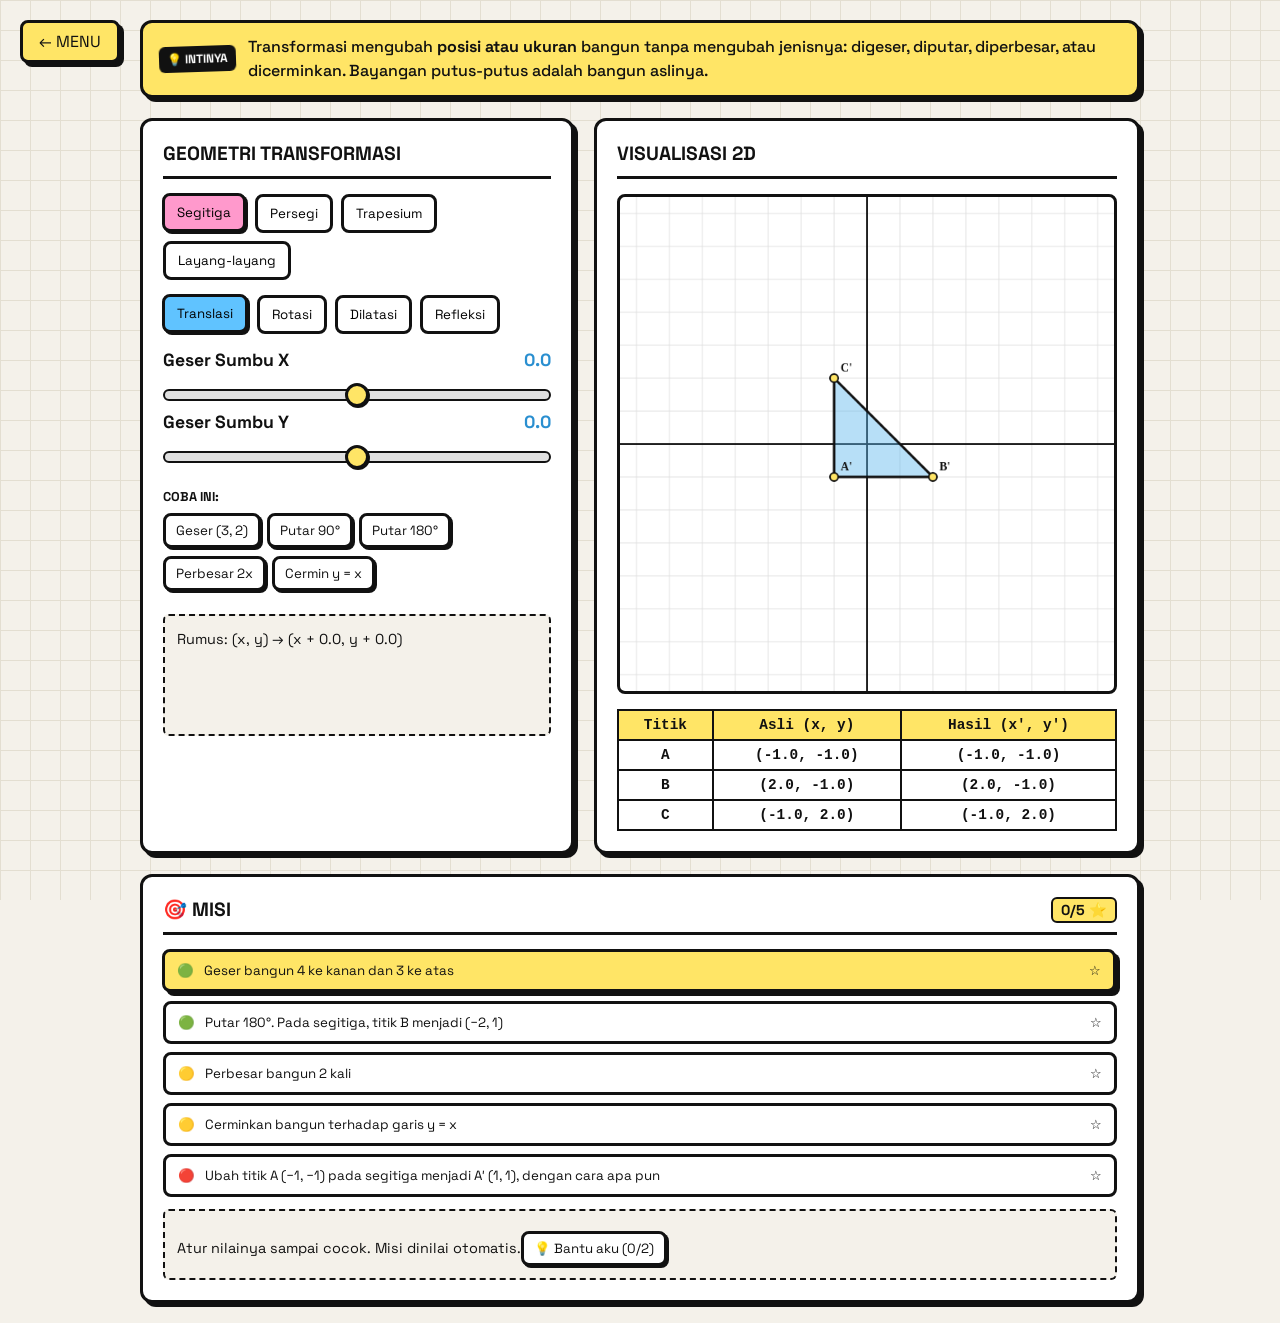
<file: transformasi.html>
<!DOCTYPE html>
<html lang="id">
<head>
<meta charset="UTF-8">
<meta name="viewport" content="width=device-width, initial-scale=1.0">
<title>Animathion - Geometri Transformasi</title>
<link rel="stylesheet" href="shared/animathion.css">
<style>
  .shape-menu,.tab-menu{display:flex;gap:8px;flex-wrap:wrap;margin-bottom:15px}
  .shape-btn,.tab-btn{padding:8px 12px;font:700 .85rem inherit;font-family:inherit;background:#fff;border:3px solid var(--ink);border-radius:8px;cursor:pointer;transition:.1s}
  .shape-btn:hover:not(.active),.tab-btn:hover:not(.active){background:#eee}
  .shape-btn.active{background:var(--hl-pink);box-shadow:2px 2px 0 var(--ink);transform:translate(-1px,-1px)}
  .tab-btn.active{background:var(--hl-blue);box-shadow:2px 2px 0 var(--ink);transform:translate(-1px,-1px)}
  .control-group{display:none;margin-bottom:15px}.control-group.active{display:block}
  select{width:100%;padding:8px;margin-top:5px;border:3px solid var(--ink);border-radius:8px;font:700 .95rem inherit;font-family:inherit;background:#fff}
  .coord-panel{margin-top:15px;overflow-x:auto}
  .coord-table{width:100%;max-width:500px;border-collapse:collapse;font:600 .9rem monospace}
  .coord-table th,.coord-table td{border:2px solid var(--ink);padding:6px 8px;text-align:center}
  .coord-table th{background:var(--hl-yellow)}
</style>
</head>
<body>
  <a href="index.html" class="back-btn">← MENU</a>
  <div class="app-container">
    <div class="panel" style="flex:1;min-width:300px">
      <h2>Geometri Transformasi</h2>
      <div class="shape-menu" id="shape-menu">
        <button class="shape-btn active" data-shape="segitiga">Segitiga</button><button class="shape-btn" data-shape="persegi">Persegi</button>
        <button class="shape-btn" data-shape="trapesium">Trapesium</button><button class="shape-btn" data-shape="layang">Layang-layang</button>
      </div>
      <div class="tab-menu" id="tab-menu">
        <button class="tab-btn active" data-mode="translasi">Translasi</button><button class="tab-btn" data-mode="rotasi">Rotasi</button>
        <button class="tab-btn" data-mode="dilatasi">Dilatasi</button><button class="tab-btn" data-mode="refleksi">Refleksi</button>
      </div>
      <div class="control-group active" id="ctrl-translasi">
        <div class="control-label">Geser Sumbu X <span id="val-tx">0</span></div><input type="range" id="slider-tx" min="-5" max="5" step="0.1" value="0">
        <div class="control-label">Geser Sumbu Y <span id="val-ty">0</span></div><input type="range" id="slider-ty" min="-5" max="5" step="0.1" value="0">
      </div>
      <div class="control-group" id="ctrl-rotasi"><div class="control-label">Sudut Rotasi <span id="val-rot">0°</span></div><input type="range" id="slider-rot" min="0" max="360" step="1" value="0"></div>
      <div class="control-group" id="ctrl-dilatasi"><div class="control-label">Faktor Skala <span id="val-dil">1x</span></div><input type="range" id="slider-dil" min="0.5" max="3" step="0.1" value="1"></div>
      <div class="control-group" id="ctrl-refleksi"><div class="control-label">Sumbu Cermin</div>
        <select id="select-ref"><option value="x">Sumbu X (Horizontal)</option><option value="y">Sumbu Y (Vertikal)</option><option value="y=x">Garis y = x</option><option value="y=-x">Garis y = -x</option></select></div>
      <div class="info-box" id="info-panel"></div>
    </div>
    <div class="panel canvas-wrap">
      <h2>Visualisasi 2D</h2>
      <canvas id="cv" aria-label="Bangun datar sebelum dan sesudah transformasi"></canvas>
      <div class="coord-panel"><table class="coord-table"><thead><tr><th>Titik</th><th>Asli (x, y)</th><th>Hasil (x', y')</th></tr></thead><tbody id="coord-body"></tbody></table></div>
    </div>
  </div>
<script type="module">
import { setupCanvas, Smoother, Viewport, drawGrid, fmt, addBanner, addPresets, readState, writeState, stableBox, throttleHTML, onFrame } from './shared/core.js';
import { initMissions } from './shared/missions.js';
const $ = (id) => document.getElementById(id);
const { ctx, W, H } = setupCanvas($('cv'), 600);
const vp = new Viewport(W, H, { scale: 40 });
const shapes = {
  segitiga: [[-1, -1], [2, -1], [-1, 2]],
  persegi: [[-1.5, -1.5], [1.5, -1.5], [1.5, 1.5], [-1.5, 1.5]],
  trapesium: [[-2, -1.5], [2, -1.5], [1, 1.5], [-1, 1.5]],
  layang: [[0, 2], [2, 0], [0, -2], [-1.5, 0]],
};
const REF = { x: 0, y: Math.PI / 2, 'y=x': Math.PI / 4, 'y=-x': -Math.PI / 4 };
const DEF = { tx: 0, ty: 0, rot: 0, dil: 1, refT: 0, refA: 0 };
let base = shapes.segitiga, mode = 'translasi', shapeKey = 'segitiga', ready = false;
function save() {
  if (!ready) return;
  const t = sm.tgt, o = { s: shapeKey, m: mode };
  if (mode === 'translasi') { o.tx = t.tx; o.ty = t.ty; } else if (mode === 'rotasi') o.rot = t.rot; else if (mode === 'dilatasi') o.dil = t.dil; else o.ref = $('select-ref').value;
  writeState(o);
}

// Refleksi di-morph: titik "dipipihkan" ke garis cermin (refT=0.5), lalu terbalik ke sisi seberang (refT=1).
function tf([x, y], s) {
  if (mode === 'translasi') return [x + s.tx, y + s.ty];
  if (mode === 'rotasi') { const r = s.rot * Math.PI / 180; return [x * Math.cos(r) - y * Math.sin(r), x * Math.sin(r) + y * Math.cos(r)]; }
  if (mode === 'dilatasi') return [x * s.dil, y * s.dil];
  const nx = -Math.sin(s.refA), ny = Math.cos(s.refA), k = (1 - Math.cos(Math.PI * s.refT)) * (x * nx + y * ny);
  return [x - k * nx, y - k * ny];
}
const path = (pts) => { ctx.beginPath(); pts.forEach(([x, y], i) => { const [px, py] = vp.w2p(x, y); i ? ctx.lineTo(px, py) : ctx.moveTo(px, py); }); ctx.closePath(); };

function draw(s) {
  drawGrid(ctx, vp);
  ctx.setLineDash([5, 5]); ctx.fillStyle = 'rgba(0,0,0,.05)'; ctx.strokeStyle = 'rgba(0,0,0,.25)'; ctx.lineWidth = 2;
  path(base); ctx.fill(); ctx.stroke(); ctx.setLineDash([]);
  const out = base.map((p) => tf(p, s));
  ctx.fillStyle = 'rgba(96,195,255,.4)'; ctx.strokeStyle = '#111'; ctx.lineWidth = 3; path(out); ctx.fill(); ctx.stroke();
  out.forEach(([x, y], i) => {
    const [px, py] = vp.w2p(x, y);
    ctx.fillStyle = '#ffe566'; ctx.beginPath(); ctx.arc(px, py, 5, 0, Math.PI * 2); ctx.fill(); ctx.strokeStyle = '#111'; ctx.lineWidth = 2; ctx.stroke();
    ctx.fillStyle = '#111'; ctx.font = 'bold 14px "Space Grotesk"'; ctx.textAlign = 'left'; ctx.fillText('ABCDEFGH'[i] + "'", px + 8, py - 8);
  });
  if (mode === 'rotasi') {
    ctx.strokeStyle = 'rgba(255,90,170,.8)'; ctx.lineWidth = 2; ctx.setLineDash([4, 4]);
    ctx.beginPath(); ctx.arc(vp.cx, vp.cy, vp.scale * 1.41, 0, -s.rot * Math.PI / 180, true); ctx.stroke(); ctx.setLineDash([]);
  } else if (mode === 'refleksi') {
    const dx = Math.cos(s.refA) * 20 * vp.scale, dy = Math.sin(s.refA) * 20 * vp.scale;
    ctx.strokeStyle = 'rgba(255,42,85,.7)'; ctx.lineWidth = 3; ctx.setLineDash([8, 4]);
    ctx.beginPath(); ctx.moveTo(vp.cx - dx, vp.cy + dy); ctx.lineTo(vp.cx + dx, vp.cy - dy); ctx.stroke(); ctx.setLineDash([]);
  }
  const t = sm.tgt;
  const info = {
    translasi: `Rumus: (x, y) → (x + ${fmt(t.tx)}, y + ${fmt(t.ty)})`,
    rotasi: `Rumus: rotasi ${Math.round(t.rot)}° berlawanan arah jarum jam terhadap titik (0, 0).`,
    dilatasi: `Rumus: (x, y) → (${fmt(t.dil)}x, ${fmt(t.dil)}y)`,
    refleksi: { 0: '(x, y) → (x, −y)', [Math.PI / 2]: '(x, y) → (−x, y)', [Math.PI / 4]: '(x, y) → (y, x)', [-Math.PI / 4]: '(x, y) → (−y, −x)' }[t.refA],
  }[mode];
  $('info-panel').textContent = mode === 'refleksi' ? 'Rumus: ' + info : info;
  $('coord-body').innerHTML = base.map(([x, y], i) => `<tr><td><b>${'ABCDEFGH'[i]}</b></td><td>(${fmt(x)}, ${fmt(y)})</td><td>(${fmt(out[i][0])}, ${fmt(out[i][1])})</td></tr>`).join('');
}

const sm = new Smoother(DEF, draw, { rate: 10, eps: 0.003 });
const sliders = { tx: [$('slider-tx'), $('val-tx'), ''], ty: [$('slider-ty'), $('val-ty'), ''], rot: [$('slider-rot'), $('val-rot'), '°'], dil: [$('slider-dil'), $('val-dil'), 'x'] };
for (const k in sliders) { const [inp, lbl, unit] = sliders[k]; inp.addEventListener('input', onFrame(() => { lbl.textContent = fmt(+inp.value) + unit; sm.set({ [k]: +inp.value }); save(); })); }
function setMode(m) {
  mode = m;
  document.querySelectorAll('.tab-btn').forEach((b) => b.classList.toggle('active', b.dataset.mode === m));
  document.querySelectorAll('.control-group').forEach((g) => g.classList.toggle('active', g.id === 'ctrl-' + m));
  Object.assign(sm.cur, DEF); Object.assign(sm.tgt, DEF);
  for (const k in sliders) { const [inp, lbl, unit] = sliders[k]; inp.value = DEF[k]; lbl.textContent = fmt(DEF[k]) + unit; }
  playReflect(); if (m !== 'refleksi') sm.redraw(); save();
}
function playReflect() { if (mode !== 'refleksi') return; sm.cur.refA = sm.tgt.refA = REF[$('select-ref').value]; sm.cur.refT = 0; sm.set({ refT: 1 }); }
$('select-ref').addEventListener('change', () => { playReflect(); save(); });
$('tab-menu').addEventListener('click', (e) => { if (e.target.dataset.mode) setMode(e.target.dataset.mode); });
$('shape-menu').addEventListener('click', (e) => {
  const k = e.target.dataset.shape; if (!k) return;
  base = shapes[k]; shapeKey = k; document.querySelectorAll('.shape-btn').forEach((b) => b.classList.toggle('active', b === e.target));
  playReflect(); sm.redraw(); save();
});
function apply(p) {
  if (p.s && shapes[p.s]) { shapeKey = p.s; base = shapes[p.s]; document.querySelectorAll('.shape-btn').forEach((b) => b.classList.toggle('active', b.dataset.shape === p.s)); }
  setMode(p.m || mode);
  for (const k of ['tx', 'ty', 'rot', 'dil']) if (p[k] !== undefined && isFinite(+p[k])) { const [inp, lbl, unit] = sliders[k]; inp.value = +p[k]; lbl.textContent = fmt(+p[k]) + unit; sm.set({ [k]: +p[k] }); }
  if (p.ref && REF[p.ref] !== undefined) { $('select-ref').value = p.ref; playReflect(); }
  save();
}
addBanner('Transformasi mengubah <b>posisi atau ukuran</b> bangun tanpa mengubah jenisnya: digeser, diputar, diperbesar, atau dicerminkan. Bayangan putus-putus adalah bangun aslinya.');
addPresets($('info-panel').parentElement, [
  { label: 'Geser (3, 2)', m: 'translasi', tx: 3, ty: 2 }, { label: 'Putar 90°', m: 'rotasi', rot: 90 }, { label: 'Putar 180°', m: 'rotasi', rot: 180 },
  { label: 'Perbesar 2x', m: 'dilatasi', dil: 2 }, { label: 'Cermin y = x', m: 'refleksi', ref: 'y=x' }], apply, $('info-panel'));
const st = readState();
if (st.m || st.s) apply(st); else setMode('translasi');
ready = true;
stableBox($('info-panel')); stableBox(document.querySelector('.coord-panel')); throttleHTML($('coord-body'));
initMissions('transformasi', () => ({ mode, ...sm.tgt, ref: $('select-ref').value, shape: shapeKey, Ap: tf(shapes.segitiga[0], sm.tgt) }), document.querySelector('.app-container'));
</script>
</body>
</html>
</file>
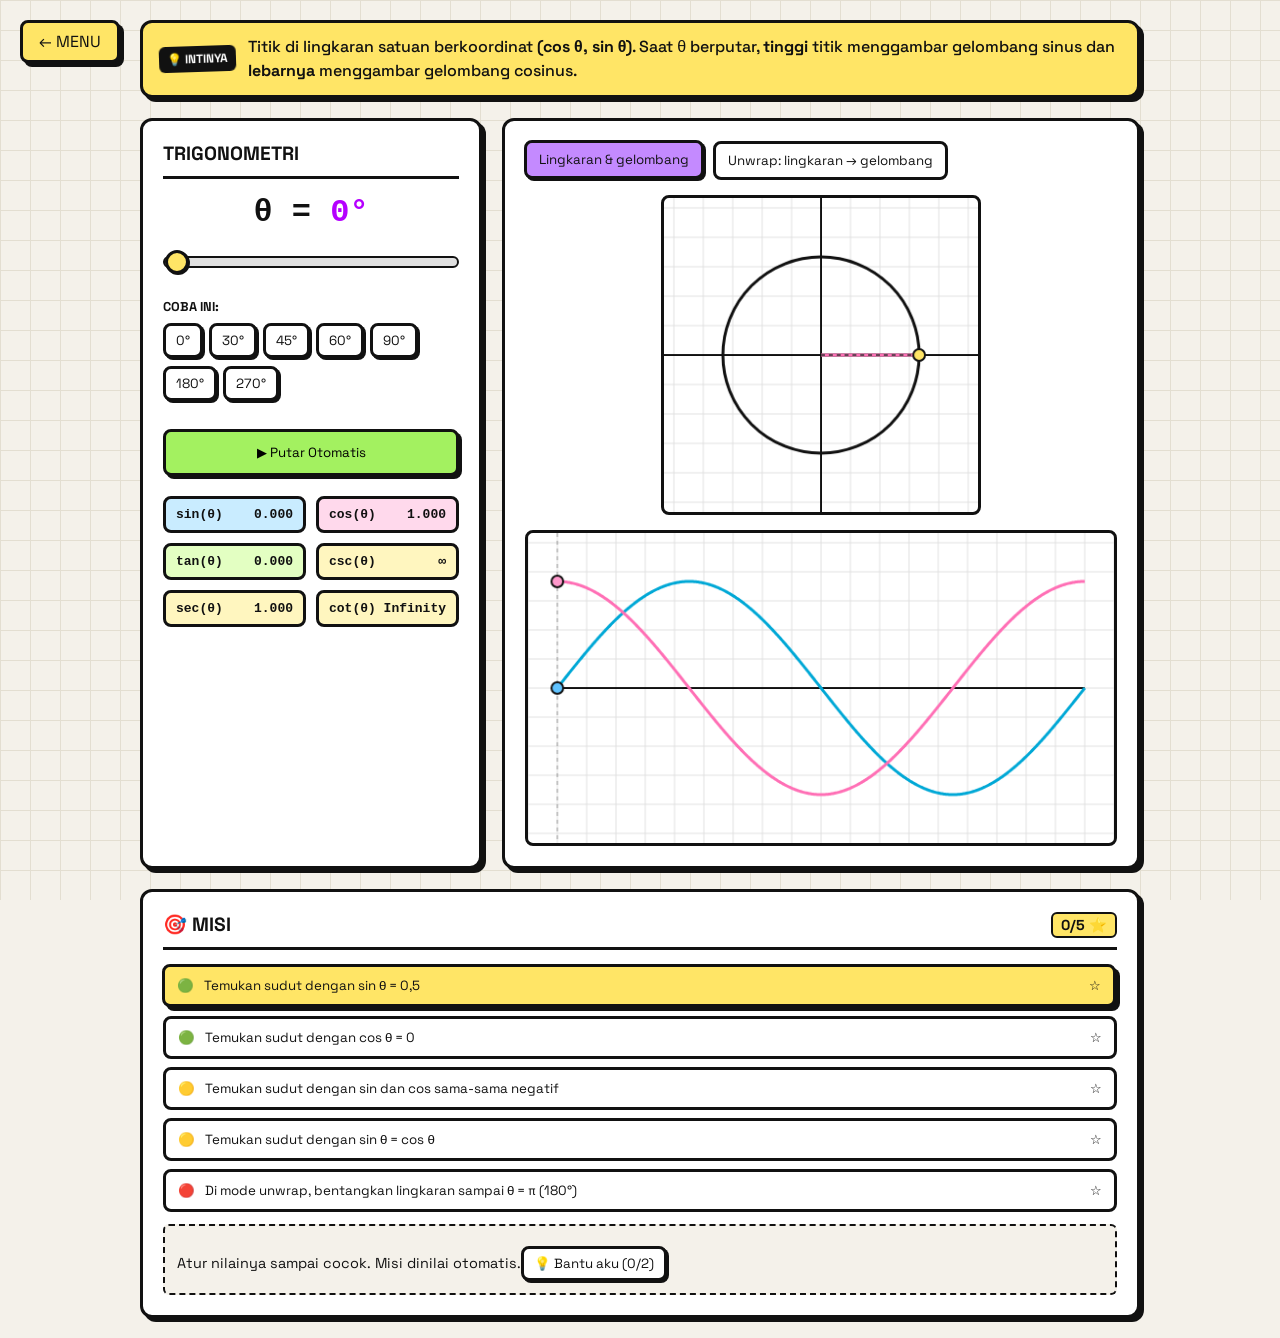
<file: trigonometri.html>
<!DOCTYPE html>
<html lang="id">
<head>
<meta charset="UTF-8">
<meta name="viewport" content="width=device-width, initial-scale=1.0">
<title>Animathion - Trigonometri</title>
<link rel="stylesheet" href="shared/animathion.css">
<style>
  .degree-display{text-align:center;font:700 2rem monospace;margin-bottom:15px}
  .degree-display span{color:#b500ff}
  .btn-play{width:100%;padding:12px;margin:5px 0 20px;font:700 1rem inherit;font-family:inherit;background:var(--hl-green);border:3px solid var(--ink);border-radius:8px;cursor:pointer;box-shadow:3px 3px 0 var(--ink);transition:.1s}
  .btn-play:hover{transform:translate(-2px,-2px);box-shadow:5px 5px 0 var(--ink)}
  .btn-play:active{transform:translate(2px,2px);box-shadow:none}
  .btn-play.playing{background:var(--hl-pink)}
  .info-grid{display:grid;grid-template-columns:1fr 1fr;gap:10px}
  .info-item{display:flex;justify-content:space-between;align-items:center;padding:8px 10px;border:3px solid var(--ink);border-radius:8px;background:#fff;font-family:monospace;font-weight:700}
  .item-sin{background:#c9ecff}.item-cos{background:#ffd9ec}.item-tan{background:#e3ffc2}
  .item-csc,.item-sec,.item-cot{background:#fff6bf}
  .canvas-container{display:flex;flex-direction:column;gap:15px;width:100%;align-items:center}
  .canvas-box{width:100%;display:flex;justify-content:center}
  #cv_circle{max-width:320px;aspect-ratio:1/1;cursor:default}
  #cv_wave{max-width:600px;aspect-ratio:600/320;cursor:default}
  #cv_unwrap{max-width:600px;aspect-ratio:600/320;cursor:default}
  .tab-menu{display:flex;gap:8px;flex-wrap:wrap;width:100%}
  .tab-btn{padding:8px 12px;font:700 .85rem inherit;font-family:inherit;background:#fff;color:var(--ink);border:3px solid var(--ink);border-radius:8px;cursor:pointer;transition:.1s}
  .tab-btn:hover:not(.active){background:#eee}
  .tab-btn.active{background:var(--hl-purple);box-shadow:2px 2px 0 var(--ink);transform:translate(-1px,-1px)}
  .preset-row{display:flex;flex-wrap:wrap;gap:6px;margin-top:8px}
</style>
</head>
<body>
  <a href="index.html" class="back-btn">← MENU</a>
  <div class="app-container">
    <div class="panel" style="flex:1;min-width:300px">
      <h2>Trigonometri</h2>
      <div class="degree-display">θ = <span id="lbl-sudut">0°</span></div>
      <div class="control-group"><input type="range" id="slider-sudut" min="0" max="360" step="1" value="0" aria-label="Sudut theta"></div>
      <button class="btn-play" id="btn-play">▶ Putar Otomatis</button>
      <div class="info-grid">
        <div class="info-item item-sin"><span>sin(θ)</span><span id="val-sin">0.000</span></div>
        <div class="info-item item-cos"><span>cos(θ)</span><span id="val-cos">1.000</span></div>
        <div class="info-item item-tan"><span>tan(θ)</span><span id="val-tan">0.000</span></div>
        <div class="info-item item-csc"><span>csc(θ)</span><span id="val-csc">∞</span></div>
        <div class="info-item item-sec"><span>sec(θ)</span><span id="val-sec">1.000</span></div>
        <div class="info-item item-cot"><span>cot(θ)</span><span id="val-cot">∞</span></div>
      </div>
    </div>
    <div class="panel" style="flex:2;min-width:300px;display:flex;justify-content:center">
      <div class="canvas-container">
        <div class="tab-menu" id="mode-tabs"><button class="tab-btn active" data-m="klasik">Lingkaran & gelombang</button><button class="tab-btn" data-m="unwrap">Unwrap: lingkaran → gelombang</button></div>
        <div class="canvas-box"><canvas id="cv_circle" aria-label="Lingkaran satuan"></canvas></div>
        <div class="canvas-box"><canvas id="cv_wave" aria-label="Gelombang sinus dan cosinus"></canvas></div>
        <div class="canvas-box" id="box-unwrap" style="display:none"><canvas id="cv_unwrap" aria-label="Busur lingkaran diluruskan menjadi gelombang sinus"></canvas></div>
        <div id="unwrap-ctrl" style="display:none;width:100%">
          <div class="control-label">Lingkaran <span>↔ Gelombang</span></div>
          <input type="range" id="unwrap-u" min="0" max="100" step="1" value="0" aria-label="Geser untuk meluruskan busur lingkaran">
          <div class="preset-row"><button class="preset-btn" id="uw-0">Lingkaran</button><button class="preset-btn" id="uw-1">Gelombang</button></div>
        </div>
      </div>
    </div>
  </div>
<script type="module">
import { setupCanvas, addBanner, addPresets, readState, writeState } from './shared/core.js';
import { initMissions } from './shared/missions.js';
const $ = (id) => document.getElementById(id);
const C = setupCanvas($('cv_circle'), 320, 320), Wv = setupCanvas($('cv_wave'), 600, 320), cu = setupCanvas($('cv_unwrap'), 600, 320).ctx;
const cc = C.ctx, cw = Wv.ctx, R = 100, cx = 160, cy = 160;
const slider = $('slider-sudut'), btn = $('btn-play');

function line(c, x1, y1, x2, y2, color, w = 2, dash = null) {
  c.strokeStyle = color; c.lineWidth = w; c.setLineDash(dash || []); c.beginPath(); c.moveTo(x1, y1); c.lineTo(x2, y2); c.stroke(); c.setLineDash([]);
}
function dot(c, x, y, fill) { c.fillStyle = fill; c.beginPath(); c.arc(x, y, 6, 0, Math.PI * 2); c.fill(); c.strokeStyle = '#111'; c.lineWidth = 2; c.stroke(); }
// grid sejajar titik pusat (bukan dari pojok kiri atas)
function grid(c, w, h, ox, oy) {
  for (let x = ox % 30; x <= w; x += 30) line(c, x, 0, x, h, '#e0e0e0', 1);
  for (let y = oy % 30; y <= h; y += 30) line(c, 0, y, w, y, '#e0e0e0', 1);
}
const lim = (v, d = 3) => v.toFixed(d);

function values(deg) {
  const r = deg * Math.PI / 180, s = Math.sin(r), c = Math.cos(r), t = Math.tan(r);
  $('lbl-sudut').textContent = Math.round(deg) + '°';
  $('val-sin').textContent = lim(s); $('val-cos').textContent = lim(c);
  $('val-tan').textContent = Math.abs(t) > 50 ? (t > 0 ? '∞' : '-∞') : lim(t);
  $('val-csc').textContent = Math.abs(s) < 0.01 ? '∞' : lim(1 / s);
  $('val-sec').textContent = Math.abs(c) < 0.01 ? '∞' : lim(1 / c);
  $('val-cot').textContent = Math.abs(t) > 50 ? '0.000' : lim(1 / t);
}

function draw(deg) {
  const rad = deg * Math.PI / 180;
  // ---- lingkaran satuan ----
  cc.clearRect(0, 0, 320, 320); grid(cc, 320, 320, cx, cy);
  line(cc, 0, cy, 320, cy, '#111'); line(cc, cx, 0, cx, 320, '#111');
  cc.strokeStyle = '#111'; cc.lineWidth = 3; cc.beginPath(); cc.arc(cx, cy, R, 0, Math.PI * 2); cc.stroke();
  const px = cx + R * Math.cos(rad), py = cy - R * Math.sin(rad);
  line(cc, cx, cy, px, py, '#111', 3);
  line(cc, cx, cy, cx, py, '#00a8d6', 3); line(cc, cx, cy, px, cy, '#ff6fb5', 3);
  line(cc, px, py, px, cy, '#333', 1.5, [4, 4]); line(cc, px, py, cx, py, '#333', 1.5, [4, 4]);
  dot(cc, px, py, '#ffe566');
  // ---- gelombang ----
  const x0 = 30, ww = 540, my = 160, amp = 110;
  cw.clearRect(0, 0, 600, 320); grid(cw, 600, 320, x0, my);
  line(cw, x0, my, x0 + ww, my, '#111');
  for (const [fn, col] of [[Math.sin, '#00a8d6'], [Math.cos, '#ff6fb5']]) {
    cw.strokeStyle = col; cw.lineWidth = 3; cw.beginPath();
    for (let i = 0; i <= ww; i++) { const y = my - fn(i / ww * 2 * Math.PI) * amp; i ? cw.lineTo(x0 + i, y) : cw.moveTo(x0 + i, y); }
    cw.stroke();
  }
  const ax = x0 + deg / 360 * ww;
  line(cw, ax, 0, ax, 320, 'rgba(0,0,0,.25)', 1.5, [4, 4]);
  dot(cw, ax, my - Math.sin(rad) * amp, '#60c3ff'); dot(cw, ax, my - Math.cos(rad) * amp, '#ff99cc');
  values(deg);
}

// Unwrap: tiap titik busur s (0..θ) bergerak dari (cos s, sin s) di lingkaran ke (s, sin s) di sumbu mendatar.
// Tinggi (sin s) tidak berubah; hanya posisi mendatar yang "diluruskan". Panjang busur = θ (radian).
function drawUnwrap(deg, u) {
  const rad = deg * Math.PI / 180, e = u * u * (3 - 2 * u), cx0 = 110, cy0 = 160, R = 90, x0 = cx0 + R + 30, k = (580 - x0) / (2 * Math.PI);
  const pos = (s) => [(1 - e) * (cx0 + R * Math.cos(s)) + e * (x0 + s * k), cy0 - R * Math.sin(s)];
  cu.clearRect(0, 0, 600, 320); grid(cu, 600, 320, cx0, cy0);
  line(cu, 0, cy0, 600, cy0, '#111');
  cu.globalAlpha = 1 - e; line(cu, cx0, 0, cx0, 320, '#111'); cu.globalAlpha = e; line(cu, x0, 0, x0, 320, '#111'); cu.globalAlpha = 1;
  const trace = (to, color, w, dash) => {
    cu.strokeStyle = color; cu.lineWidth = w; cu.setLineDash(dash || []); cu.beginPath();
    for (let s = 0; s <= to + 1e-9; s += 0.04) { const [x, y] = pos(s); s ? cu.lineTo(x, y) : cu.moveTo(x, y); }
    const [ex, ey] = pos(to); cu.lineTo(ex, ey); cu.stroke(); cu.setLineDash([]);
  };
  trace(2 * Math.PI, 'rgba(0,0,0,.25)', 2, [5, 5]);
  if (rad > 0.01) trace(rad, '#00a8d6', 4);
  const [px, py] = pos(rad);
  cu.globalAlpha = 1 - e; line(cu, cx0, cy0, px, py, '#111', 2); cu.globalAlpha = 1;
  cu.globalAlpha = e;
  line(cu, x0, cy0, x0 + rad * k, cy0, '#ff6fb5', 5); line(cu, px, py, px, cy0, '#333', 1.5, [4, 4]);
  cu.fillStyle = '#111'; cu.font = 'bold 12px monospace'; cu.textAlign = 'center';
  [[Math.PI / 2, 'π/2'], [Math.PI, 'π'], [1.5 * Math.PI, '3π/2'], [2 * Math.PI, '2π']].forEach(([s, t]) => cu.fillText(t, x0 + s * k, cy0 + 18));
  if (rad > 0.3) cu.fillText(`θ = ${rad.toFixed(2)} rad`, x0 + rad * k / 2, cy0 + 36);
  cu.globalAlpha = 1;
  dot(cu, px, py, '#ffe566');
  cu.fillStyle = '#111'; cu.font = 'bold 13px "Space Grotesk"'; cu.textAlign = 'left';
  cu.fillText(e < 0.5 ? 'Titik bergerak di lingkaran satuan' : 'Busur diluruskan: tinggi titik = sin θ', 12, 22);
  values(deg);
}
function save() { writeState({ t: Math.round(tgt), v: mode === 'unwrap' ? 'unwrap' : undefined }); }
function setMode(m, user) {
  mode = m; shown = -1; shownU = -1;
  document.querySelectorAll('#mode-tabs .tab-btn').forEach((b) => b.classList.toggle('active', b.dataset.m === m));
  const un = m === 'unwrap';
  $('cv_circle').parentElement.style.display = $('cv_wave').parentElement.style.display = un ? 'none' : 'flex';
  $('box-unwrap').style.display = un ? 'flex' : 'none'; $('unwrap-ctrl').style.display = un ? 'block' : 'none';
  if (un && user) { curU = 0; tgtU = 1; $('unwrap-u').value = 100; if (tgt < 60) go(300); } // otomatis terbentang saat dibuka
  save();
}

// Animasi berbasis waktu: 90°/detik saat play, peredaman halus saat slider digeser.
let cur = 0, tgt = 0, playing = false, last = performance.now(), shown = -1, curU = 0, tgtU = 0, shownU = -1, mode = 'klasik';
function frame(now) {
  const dt = Math.min((now - last) / 1000, 0.05); last = now;
  if (playing) { tgt = (tgt + 90 * dt) % 360; cur = tgt; slider.value = Math.round(tgt); }
  else { const d = tgt - cur; cur = Math.abs(d) > 0.01 ? cur + d * (1 - Math.exp(-12 * dt)) : tgt; }
  const du = tgtU - curU; curU = Math.abs(du) > 0.001 ? curU + du * (1 - Math.exp(-6 * dt)) : tgtU;
  if (cur !== shown || curU !== shownU) { mode === 'unwrap' ? drawUnwrap(cur, curU) : draw(cur); shown = cur; shownU = curU; }
  requestAnimationFrame(frame);
}
function setPlaying(p) { playing = p; btn.textContent = p ? '⏸ Hentikan' : '▶ Putar Otomatis'; btn.classList.toggle('playing', p); }
const go = (a) => { setPlaying(false); tgt = a; slider.value = a; if (Math.abs(cur - tgt) > 180) cur = tgt; save(); };
slider.addEventListener('input', () => go(+slider.value));
btn.addEventListener('click', () => setPlaying(!playing));
addBanner('Titik di lingkaran satuan berkoordinat <b>(cos θ, sin θ)</b>. Saat θ berputar, <b>tinggi</b> titik menggambar gelombang sinus dan <b>lebarnya</b> menggambar gelombang cosinus.');
addPresets($('btn-play').parentElement, [0, 30, 45, 60, 90, 180, 270].map((a) => ({ label: a + '°', a })), (p) => go(p.a), $('btn-play'));
const st = readState();
if (st.t !== undefined && isFinite(+st.t)) { tgt = cur = Math.max(0, Math.min(360, +st.t)); slider.value = tgt; }
$('mode-tabs').addEventListener('click', (e) => { if (e.target.dataset.m) setMode(e.target.dataset.m, true); });
$('unwrap-u').addEventListener('input', () => { tgtU = +$('unwrap-u').value / 100; });
$('uw-0').onclick = () => { tgtU = 0; $('unwrap-u').value = 0; };
$('uw-1').onclick = () => { tgtU = 1; $('unwrap-u').value = 100; };
if (st.v === 'unwrap') { tgtU = curU = 1; $('unwrap-u').value = 100; setMode('unwrap'); }
requestAnimationFrame(frame);
initMissions('trigonometri', () => { const r = tgt * Math.PI / 180; return { deg: tgt, sin: Math.sin(r), cos: Math.cos(r), mode, u: tgtU }; }, document.querySelector('.app-container'));
</script>
</body>
</html>
</file>
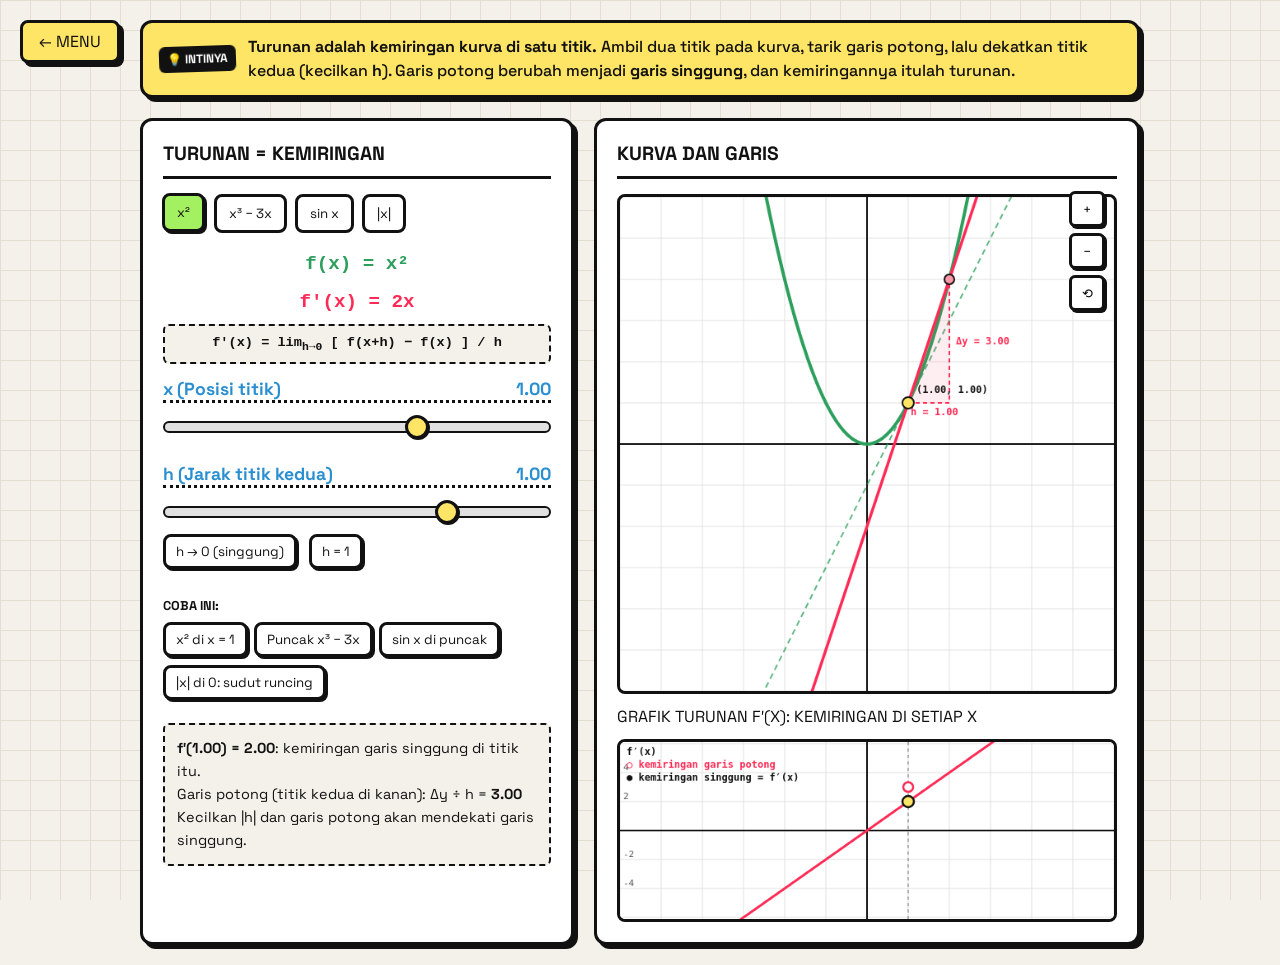
<file: turunan.html>
<!DOCTYPE html>
<html lang="id">
<head>
<meta charset="UTF-8">
<meta name="viewport" content="width=device-width, initial-scale=1.0">
<title>Animathion - Turunan</title>
<link rel="stylesheet" href="shared/animathion.css">
<style>
  .tab-menu{display:flex;gap:8px;flex-wrap:wrap;margin-bottom:12px}
  .tab-btn{padding:8px 12px;font:700 .85rem inherit;font-family:inherit;background:#fff;color:var(--ink);border:3px solid var(--ink);border-radius:8px;cursor:pointer;transition:.1s}
  .tab-btn:hover:not(.active){background:#eee}
  .tab-btn.active{background:var(--hl-green);box-shadow:2px 2px 0 var(--ink);transform:translate(-1px,-1px)}
  .eq{height:2em;text-align:center;white-space:nowrap;overflow:hidden;font:700 clamp(.85rem,4vw,1.2rem)/2em monospace}
  .eq sub{font-size:.65em;line-height:0}
  .lim{margin:2px 0 14px;padding:6px 8px;text-align:center;white-space:nowrap;overflow:hidden;font:600 clamp(.7rem,3.2vw,.85rem)/1.6 monospace;background:var(--bg-page);border:2px dashed var(--ink);border-radius:6px}
  .btn-row{display:flex;flex-wrap:wrap;gap:6px;margin-top:6px}
  #cv2{aspect-ratio:600/220;margin-top:12px;cursor:default}
  .cap{margin:12px 0 0;font:700 .8rem inherit;font-family:inherit;text-transform:uppercase}
</style>
</head>
<body>
  <a href="index.html" class="back-btn">← MENU</a>
  <div class="app-container">
    <div class="panel" style="flex:1;min-width:300px">
      <h2>Turunan = Kemiringan</h2>
      <div class="tab-menu" id="fn-tabs">
        <button class="tab-btn active" data-f="x2">x²</button><button class="tab-btn" data-f="x3">x³ − 3x</button>
        <button class="tab-btn" data-f="sin">sin x</button><button class="tab-btn" data-f="abs">|x|</button>
      </div>
      <div class="eq" style="color:#2d9f5d">f(x) = <span id="eq-f">x²</span></div>
      <div class="eq" style="color:#ff2a55">f′(x) = <span id="eq-d">2x</span></div>
      <div class="lim">f′(x) = lim<sub>h→0</sub> [ f(x+h) − f(x) ] / h</div>
      <div class="control-group"><div class="control-label"><span><b>x</b> (Posisi titik)</span> <span id="val-x">1.00</span></div><input type="range" id="sl-x" min="-3" max="3" step="0.05" value="1"></div>
      <div class="control-group"><div class="control-label"><span><b>h</b> (Jarak titik kedua)</span> <span id="val-h">1.00</span></div><input type="range" id="sl-h" min="-2" max="2" step="0.01" value="1">
        <div class="btn-row"><button class="preset-btn" id="h0">h → 0 (singgung)</button><button class="preset-btn" id="h1">h = 1</button></div></div>
      <div class="info-box" id="info-panel"></div>
    </div>
    <div class="panel canvas-wrap">
      <h2>Kurva dan Garis</h2>
      <canvas id="cv" aria-label="Kurva dengan garis potong dan garis singgung"></canvas>
      <div class="zoom-controls"><button id="z_in" title="Zoom in">+</button><button id="z_out" title="Zoom out">−</button><button id="z_reset" title="Reset">⟲</button></div>
      <p class="cap">Grafik turunan f′(x): kemiringan di setiap x</p>
      <canvas id="cv2" aria-label="Grafik turunan"></canvas>
    </div>
  </div>
<script type="module">
import { setupCanvas, Smoother, Viewport, drawGrid, fmt, addBanner, addPresets, readState, writeState, stableBox, onFrame } from './shared/core.js';
const $ = (id) => document.getElementById(id);
const { ctx, W, H } = setupCanvas($('cv'), 600), cm = setupCanvas($('cv2'), 600, 220).ctx;
const vp = new Viewport(W, H, { scale: 50, min: 10, max: 150 });
const FN = {
  x2: { f: (x) => x * x, d: (x) => 2 * x, tf: 'x²', td: '2x' },
  x3: { f: (x) => x ** 3 - 3 * x, d: (x) => 3 * x * x - 3, tf: 'x³ − 3x', td: '3x² − 3' },
  sin: { f: Math.sin, d: Math.cos, tf: 'sin x', td: 'cos x' },
  abs: { f: Math.abs, d: (x) => (Math.abs(x) < 1e-9 ? NaN : Math.sign(x)), tf: '|x|', td: '1 (x>0) atau −1 (x<0)' },
};
let fn = 'x2', hl = null;
const sl = { x: $('sl-x'), h: $('sl-h') };

function draw(s) {
  const { f, d } = FN[fn], x0 = s.x, h = s.h, y0 = f(x0), tiny = Math.abs(h) < 0.012, dv = d(x0);
  const sec = tiny ? dv : (f(x0 + h) - y0) / h;
  drawGrid(ctx, vp);
  const [xl] = vp.p2w(0, 0), [xr] = vp.p2w(W, 0);
  const text = (t, x, y, col = '#111') => { ctx.fillStyle = col; ctx.font = 'bold 12px monospace'; ctx.textAlign = 'left'; ctx.fillText(t, x, y); };
  const dot = (x, y, fill, r = 6) => { const [px, py] = vp.w2p(x, y); ctx.fillStyle = fill; ctx.beginPath(); ctx.arc(px, py, r, 0, Math.PI * 2); ctx.fill(); ctx.strokeStyle = '#111'; ctx.lineWidth = 2; ctx.stroke(); };
  const slopeLine = (m, color, w, dash) => {
    if (!isFinite(m)) return; const [ax, ay] = vp.w2p(xl, y0 + m * (xl - x0)), [bx, by] = vp.w2p(xr, y0 + m * (xr - x0));
    ctx.strokeStyle = color; ctx.lineWidth = w; ctx.setLineDash(dash || []); ctx.beginPath(); ctx.moveTo(ax, ay); ctx.lineTo(bx, by); ctx.stroke(); ctx.setLineDash([]);
  };
  // kurva
  ctx.strokeStyle = '#2d9f5d'; ctx.lineWidth = 4; ctx.beginPath(); let pen = false;
  for (let px = 0; px <= W; px += 2) { const [wx] = vp.p2w(px, 0), [, py] = vp.w2p(wx, f(wx)); if (py > -1500 && py < H + 1500) { pen ? ctx.lineTo(px, py) : ctx.moveTo(px, py); pen = true; } else pen = false; }
  ctx.stroke();
  slopeLine(dv, 'rgba(45,159,93,.75)', 2, [7, 5]);                         // garis singgung
  slopeLine(sec, '#ff2a55', hl === 'h' ? 5 : 3.5);                          // garis potong
  const [Px, Py] = vp.w2p(x0, y0);
  if (!tiny) { // segitiga: geser h, naik/turun Δy
    const x1 = x0 + h, y1 = f(x1), [Rx, Ry] = vp.w2p(x1, y0), [Qx, Qy] = vp.w2p(x1, y1);
    ctx.fillStyle = `rgba(255,42,85,${hl === 'h' ? 0.2 : 0.08})`; ctx.beginPath(); ctx.moveTo(Px, Py); ctx.lineTo(Rx, Ry); ctx.lineTo(Qx, Qy); ctx.closePath(); ctx.fill();
    ctx.strokeStyle = '#ff2a55'; ctx.lineWidth = 2; ctx.setLineDash([5, 4]); ctx.beginPath(); ctx.moveTo(Px, Py); ctx.lineTo(Rx, Ry); ctx.lineTo(Qx, Qy); ctx.stroke(); ctx.setLineDash([]);
    if (Math.abs(Rx - Px) > 36) text(`h = ${fmt(h, 2)}`, (Px + Rx) / 2 - 22, Ry + (y1 >= y0 ? 15 : -8), '#ff2a55');
    if (Math.abs(Qy - Ry) > 22) text(`Δy = ${fmt(y1 - y0, 2)}`, Rx + (h >= 0 ? 8 : -74), (Ry + Qy) / 2 + 4, '#ff2a55');
    dot(x1, y1, '#ff99aa', hl === 'h' ? 8 : 6);
  }
  if (hl === 'x') { ctx.strokeStyle = '#b500ff'; ctx.lineWidth = 2; ctx.setLineDash([4, 4]); const [, ay] = vp.w2p(0, 0); ctx.beginPath(); ctx.moveTo(Px, Py); ctx.lineTo(Px, ay); ctx.stroke(); ctx.setLineDash([]); text(`x = ${fmt(x0, 2)}`, Px + 8, ay - 8, '#b500ff'); }
  dot(x0, y0, '#ffe566', hl === 'x' ? 9 : 7);
  text(`(${fmt(x0, 2)}, ${fmt(y0, 2)})`, Px + 10, Py - 12);
  // ---- grafik turunan ----
  const oy = 110, ys = 18;
  cm.clearRect(0, 0, 600, 220); cm.fillStyle = '#fff'; cm.fillRect(0, 0, 600, 220);
  cm.strokeStyle = '#e0e0e0'; cm.lineWidth = 1; cm.beginPath();
  for (let i = Math.ceil(xl); i <= xr; i++) { const [gx] = vp.w2p(i, 0); cm.moveTo(gx, 0); cm.lineTo(gx, 220); }
  for (let k = -6; k <= 6; k += 2) { cm.moveTo(0, oy - k * ys); cm.lineTo(600, oy - k * ys); }
  cm.stroke(); cm.strokeStyle = '#111'; cm.lineWidth = 2; cm.beginPath(); cm.moveTo(0, oy); cm.lineTo(600, oy); cm.moveTo(vp.cx, 0); cm.lineTo(vp.cx, 220); cm.stroke();
  cm.fillStyle = '#555'; cm.font = '11px monospace'; cm.textAlign = 'left'; for (let k = -4; k <= 4; k += 2) if (k) cm.fillText(String(k), 4, oy - k * ys - 3);
  cm.strokeStyle = '#ff2a55'; cm.lineWidth = 3; cm.beginPath(); pen = false; let prev = 0;
  for (let px = 0; px <= W; px += 2) {
    const v = d(vp.p2w(px, 0)[0]);
    if (!isFinite(v) || Math.abs(v) > 6.3 || (pen && Math.abs(v - prev) > 2)) { pen = false; prev = v; continue; }
    pen ? cm.lineTo(px, oy - v * ys) : cm.moveTo(px, oy - v * ys); pen = true; prev = v;
  }
  cm.stroke();
  const [mx] = vp.w2p(x0, 0);
  cm.strokeStyle = 'rgba(0,0,0,.35)'; cm.lineWidth = 1.5; cm.setLineDash([4, 4]); cm.beginPath(); cm.moveTo(mx, 0); cm.lineTo(mx, 220); cm.stroke(); cm.setLineDash([]);
  const mdot = (v, fill, hollow) => { if (!isFinite(v) || Math.abs(v) > 6.3) return; cm.beginPath(); cm.arc(mx, oy - v * ys, hollow ? 6 : 7, 0, Math.PI * 2); cm.fillStyle = hollow ? '#fff' : fill; cm.fill(); cm.strokeStyle = hollow ? '#ff2a55' : '#111'; cm.lineWidth = 2.5; cm.stroke(); };
  if (!tiny) mdot(sec, '#fff', true); mdot(dv, '#ffe566', false);
  cm.fillStyle = '#111'; cm.font = 'bold 12px monospace'; cm.fillText('f′(x)', 8, 16);
  if (!tiny) { cm.fillStyle = '#ff2a55'; cm.fillText('○ kemiringan garis potong', 8, 32); } cm.fillStyle = '#111'; cm.fillText('● kemiringan singgung = f′(x)', 8, tiny ? 32 : 48);
  // ---- info (dari nilai target, bukan yang sedang beranimasi) ----
  const t = sm.tgt, xt = t.x, ht = t.h, dt = d(xt), tinyT = Math.abs(ht) < 0.012, st = tinyT ? dt : (f(xt + ht) - f(xt)) / ht;
  let info = `<b>f′(${fmt(xt, 2)}) = ${isFinite(dt) ? fmt(dt, 2) : 'tidak ada'}</b>: kemiringan garis singgung di titik itu.`;
  if (!tinyT) info += `<br>Garis potong (titik kedua ${ht > 0 ? 'di kanan' : 'di kiri'}): Δy ÷ h = <b>${fmt(st, 2)}</b>`;
  if (fn === 'abs' && Math.abs(xt) < 0.05) info = '<b>f′(0) tidak ada.</b> Di ujung runcing ini, kemiringan dari kiri (−1) berbeda dengan dari kanan (+1), jadi garis singgungnya tidak tunggal.' + (tinyT ? '' : `<br>Garis potong sekarang: <b>${fmt(st, 2)}</b> (${ht > 0 ? 'dari kanan' : 'dari kiri'}).`);
  else if (isFinite(dt) && Math.abs(dt) < 0.03) info += '<br>Kemiringan 0: garis singgung <b>datar</b>, di puncak atau lembah kurva.';
  else if (!tinyT && isFinite(dt)) info += Math.abs(st - dt) < 0.08 ? '<br>Garis potong hampir sama dengan garis singgung.' : '<br>Kecilkan |h| dan garis potong akan mendekati garis singgung.';
  else if (tinyT) info += '<br>h hampir 0: garis potong menjadi garis singgung.';
  $('info-panel').innerHTML = info;
}

const sm = new Smoother({ x: 1, h: 1 }, draw, { rate: 10, eps: 0.002 });
function save() { writeState({ f: fn, x: sl.x.value, h: sl.h.value }); }
function onSlide() { const v = { x: +sl.x.value, h: +sl.h.value }; $('val-x').textContent = fmt(v.x, 2); $('val-h').textContent = fmt(v.h, 2); sm.set(v); save(); }
function setFn(k) {
  fn = k; document.querySelectorAll('#fn-tabs .tab-btn').forEach((b) => b.classList.toggle('active', b.dataset.f === k));
  $('eq-f').textContent = FN[k].tf; $('eq-d').textContent = FN[k].td; sm.redraw(); save();
}
function apply(q) {
  if (q.fn && FN[q.fn]) setFn(q.fn);
  for (const k of ['x', 'h']) if (q[k] !== undefined && isFinite(+q[k])) sl[k].value = Math.max(+sl[k].min, Math.min(+sl[k].max, +q[k]));
  onSlide();
}
Object.values(sl).forEach((el) => el.addEventListener('input', onFrame(onSlide)));
$('fn-tabs').addEventListener('click', (e) => { if (e.target.dataset.f) setFn(e.target.dataset.f); });
$('h0').onclick = () => { sl.h.value = 0; onSlide(); }; $('h1').onclick = () => { sl.h.value = 1; onSlide(); };
for (const k of ['x', 'h']) { const el = $('val-' + k).parentElement; el.classList.add('hov'); el.addEventListener('pointerenter', () => { hl = k; sm.redraw(); }); el.addEventListener('pointerleave', () => { hl = null; sm.redraw(); }); }
vp.attach($('cv'), () => sm.redraw(), { zin: $('z_in'), zout: $('z_out'), reset: $('z_reset') });
addBanner('<b>Turunan adalah kemiringan kurva di satu titik.</b> Ambil dua titik pada kurva, tarik garis potong, lalu dekatkan titik kedua (kecilkan <b>h</b>). Garis potong berubah menjadi <b>garis singgung</b>, dan kemiringannya itulah turunan.');
addPresets($('info-panel').parentElement, [{ label: 'x² di x = 1', fn: 'x2', x: 1, h: 1 }, { label: 'Puncak x³ − 3x', fn: 'x3', x: -1, h: 0.8 }, { label: 'sin x di puncak', fn: 'sin', x: 1.57, h: 0.8 }, { label: '|x| di 0: sudut runcing', fn: 'abs', x: 0, h: 1 }], apply, $('info-panel'));
const st = readState();
if (st.f || st.x || st.h) apply({ ...st, fn: st.f }); else onSlide();
stableBox($('info-panel'));
</script>
</body>
</html>
</file>
<file: shared/animathion.css>
/* Animathion shared design tokens + komponen neo-brutalism */
@import url('https://fonts.googleapis.com/css2?family=Space+Grotesk:wght@500;700&display=swap');
:root{
  --bg-page:#f4f1ea;--grid-color:#e3ded1;--ink:#111;
  --hl-blue:#60c3ff;--hl-green:#a3f160;--hl-yellow:#ffe566;--hl-purple:#c48aff;--hl-pink:#ff99cc;
  --shadow:4px 4px 0 var(--ink);--shadow-lg:6px 6px 0 var(--ink);
  --snap:cubic-bezier(.175,.885,.32,1.275);
}
*{box-sizing:border-box}
body::before{content:"";position:fixed;inset:0;z-index:-1;pointer-events:none;
  background-image:linear-gradient(var(--grid-color) 1px,transparent 1px),linear-gradient(90deg,var(--grid-color) 1px,transparent 1px);background-size:30px 30px}
body{margin:0;min-height:100vh;background:var(--bg-page);color:var(--ink);font-family:'Space Grotesk','Segoe UI',sans-serif;
  display:flex;flex-direction:column;align-items:center;justify-content:center;padding:20px}
@keyframes slideUp{from{opacity:0;transform:translateY(30px)}to{opacity:1;transform:none}}
@keyframes slideDown{from{opacity:0;transform:translateY(-30px)}to{opacity:1;transform:none}}
.app-container{display:flex;flex-wrap:wrap;gap:20px;justify-content:center;width:100%;max-width:1000px}
.panel{background:#fff;border:3px solid var(--ink);border-radius:12px;padding:20px;box-shadow:var(--shadow);
  opacity:0;animation:slideUp .5s var(--snap) forwards}
.panel:nth-child(2){animation-delay:.1s}
h2{margin:0 0 15px;font-size:1.2rem;text-transform:uppercase;border-bottom:3px solid var(--ink);padding-bottom:10px}
.back-btn{position:fixed;top:20px;left:20px;z-index:1000;display:flex;gap:6px;align-items:center;
  background:var(--hl-yellow);border:3px solid var(--ink);border-radius:8px;padding:8px 16px;
  font:700 .9rem inherit;font-family:inherit;color:var(--ink);text-decoration:none;box-shadow:var(--shadow);
  opacity:0;animation:slideDown .4s var(--snap) forwards;transition:.1s}
.back-btn:hover{transform:translate(-2px,-2px);box-shadow:6px 6px 0 var(--ink)}
.back-btn:active{transform:translate(2px,2px);box-shadow:none}
.control-group{margin-bottom:20px}
.control-label{display:flex;justify-content:space-between;font-weight:700;margin-bottom:8px;font-size:1.1rem}
.control-label span{color:#2a8fd0}
input[type=range]{-webkit-appearance:none;appearance:none;width:100%;background:transparent;margin:10px 0}
input[type=range]::-webkit-slider-runnable-track{height:12px;background:#e0e0e0;border:2px solid var(--ink);border-radius:6px}
input[type=range]::-webkit-slider-thumb{-webkit-appearance:none;height:24px;width:24px;margin-top:-8px;border-radius:50%;
  background:var(--hl-yellow);border:3px solid var(--ink);box-shadow:1px 1px 0 var(--ink);cursor:pointer}
input[type=range]::-moz-range-track{height:12px;background:#e0e0e0;border:2px solid var(--ink);border-radius:6px}
input[type=range]::-moz-range-thumb{height:20px;width:20px;border-radius:50%;background:var(--hl-yellow);border:3px solid var(--ink);cursor:pointer}
input[type=range]:focus-visible,button:focus-visible,a:focus-visible{outline:3px solid var(--hl-purple);outline-offset:3px}
.info-box{margin-top:15px;font-size:.9rem;line-height:1.6;background:var(--bg-page);padding:12px;border:2px dashed var(--ink);border-radius:6px}
.canvas-wrap{position:relative;display:flex;flex-direction:column}
canvas{display:block;width:100%;max-width:500px;height:auto;aspect-ratio:1/1;background:#fff;border:3px solid var(--ink);border-radius:8px;cursor:grab;touch-action:none}
canvas:active{cursor:grabbing}
.zoom-controls{position:absolute;top:70px;right:32px;display:flex;flex-direction:column;gap:6px}
.zoom-controls button{width:36px;height:36px;border:3px solid var(--ink);border-radius:6px;background:#fff;font:700 1.1rem inherit;
  font-family:inherit;cursor:pointer;box-shadow:2px 2px 0 var(--ink);transition:.1s}
.zoom-controls button:hover{background:var(--hl-yellow)}
.zoom-controls button:active{transform:translate(2px,2px);box-shadow:none}
@media(max-width:800px){
  body{justify-content:flex-start;padding:80px 10px 30px}
  .app-container{flex-direction:column;align-items:center;gap:15px}
  .panel{width:100%;max-width:500px;padding:15px}
}
@media(prefers-reduced-motion:reduce){*{animation-duration:.01ms!important;animation-delay:0s!important;transition-duration:.01ms!important}}

/* ===== Fase 2: banner, preset, hover rumus ===== */
.banner{flex:1 0 100%;display:flex;gap:12px;align-items:center;background:var(--hl-yellow);border:3px solid var(--ink);border-radius:12px;
  padding:12px 16px;box-shadow:var(--shadow);font-weight:500;line-height:1.5;opacity:0;animation:slideUp .5s var(--snap) forwards}
.banner-tag{flex:none;background:var(--ink);color:#fff;font-weight:700;font-size:.75rem;padding:4px 8px;border-radius:6px;transform:rotate(-2deg)}
.presets{margin:15px 0}
.presets-title{font-weight:700;font-size:.8rem;text-transform:uppercase;margin-bottom:8px}
.preset-btn{margin:0 6px 8px 0;padding:6px 10px;font:700 .8rem inherit;font-family:inherit;background:#fff;color:var(--ink);border:3px solid var(--ink);border-radius:8px;cursor:pointer;box-shadow:2px 2px 0 var(--ink);transition:.1s}
.preset-btn:hover{background:var(--hl-green)}
.preset-btn:active{transform:translate(2px,2px);box-shadow:none}
.hov{cursor:help;border-bottom:3px dotted currentColor}
@media(max-width:800px){.banner{flex-direction:column;align-items:flex-start;gap:6px;font-size:.9rem;max-width:500px}}

/* ===== Mode Misi ===== */
.missions{flex:1 0 100%;position:relative}
.mis-count{float:right;font-size:.9rem;background:var(--hl-yellow);border:2px solid var(--ink);border-radius:6px;padding:2px 8px}
.mis-list{display:grid;gap:8px}
.mis-row{display:flex;gap:10px;align-items:center;text-align:left;padding:10px 12px;font:600 .9rem inherit;font-family:inherit;color:var(--ink);background:#fff;border:3px solid var(--ink);border-radius:8px;cursor:pointer;transition:.1s}
.mis-row:hover{background:#f3f3f3}
.mis-row.done{background:var(--hl-green)}
.mis-row.active{background:var(--hl-yellow);box-shadow:var(--shadow);transform:translate(-1px,-1px)}
.mis-row.active.done{background:var(--hl-green)}
.mis-title{flex:1}
.mis-hints{margin-top:12px;padding:12px;border:2px dashed var(--ink);border-radius:6px;background:var(--bg-page);font-size:.9rem;line-height:1.6}
.mis-hints .preset-btn{margin:8px 0 0}
.mis-hints .preset-btn:disabled{opacity:.5;cursor:default}
.mis-win{margin-bottom:10px;padding:8px 12px;font-weight:700;background:var(--hl-green);border:3px solid var(--ink);border-radius:8px}
.mis-toast{position:absolute;right:20px;top:14px;padding:10px 16px;font-weight:700;background:var(--hl-green);border:3px solid var(--ink);border-radius:8px;box-shadow:var(--shadow);animation:misPop .5s var(--snap)}
@keyframes misPop{0%{transform:scale(.6) rotate(-6deg);opacity:0}100%{transform:scale(1) rotate(0);opacity:1}}

/* Tinggi minimal kotak penjelasan, supaya halaman tidak naik-turun saat teksnya berganti */
.info-box{min-height:8.5em}

/* ===== Number pad (layar sentuh) ===== */
.numpad{position:fixed;left:0;right:0;bottom:0;z-index:2000;max-width:520px;margin:0 auto;padding:10px 10px calc(10px + env(safe-area-inset-bottom));
  background:var(--bg-page);border:4px solid var(--ink);border-bottom:0;border-radius:14px 14px 0 0;box-shadow:0 -4px 0 var(--ink);
  transform:translateY(110%);transition:transform .25s var(--snap);touch-action:manipulation;-webkit-user-select:none;user-select:none}
.numpad.show{transform:none}
.np-top{display:flex;justify-content:space-between;align-items:center;gap:10px;margin-bottom:8px;font-weight:700;font-size:.85rem}
.np-display{min-width:7ch;text-align:right;font:700 1.3rem monospace;background:#fff;border:3px solid var(--ink);border-radius:8px;padding:3px 10px}
.np-grid{display:grid;grid-template-columns:repeat(4,1fr);gap:8px}
.np-key{height:50px;font:700 1.25rem inherit;font-family:inherit;color:var(--ink);background:#fff;border:3px solid var(--ink);border-radius:8px;box-shadow:3px 3px 0 var(--ink);cursor:pointer;touch-action:manipulation}
.np-key:active{transform:translate(2px,2px);box-shadow:none}
.np-key.fn{background:var(--hl-yellow)}.np-key.nx{background:var(--hl-blue);font-size:.95rem}.np-key.ok{background:var(--hl-green);font-size:.95rem}.np-key.zero{grid-column:span 1}
.np-key:disabled{opacity:.35;box-shadow:none}
.np-input.np-active{outline:3px solid var(--hl-purple);outline-offset:1px}
.np-input.np-fresh{background:var(--hl-yellow)!important}
</file>
